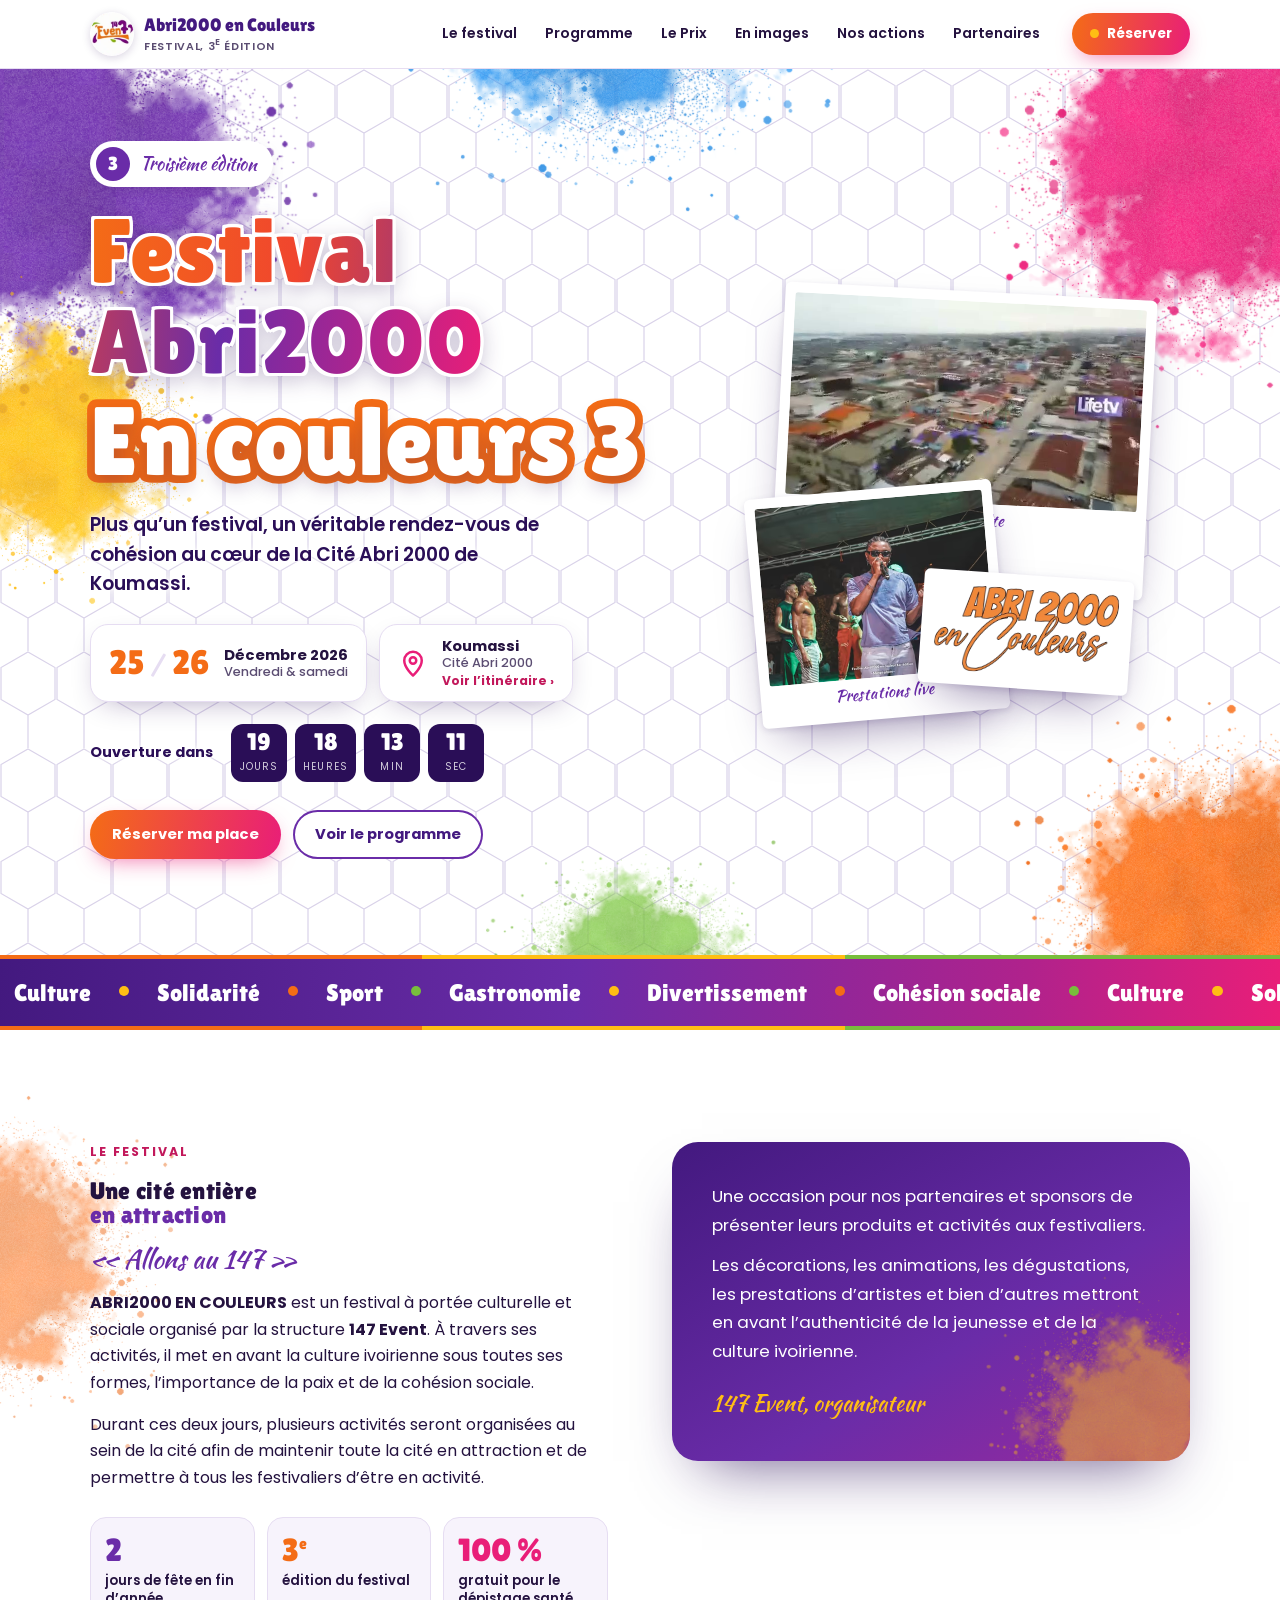
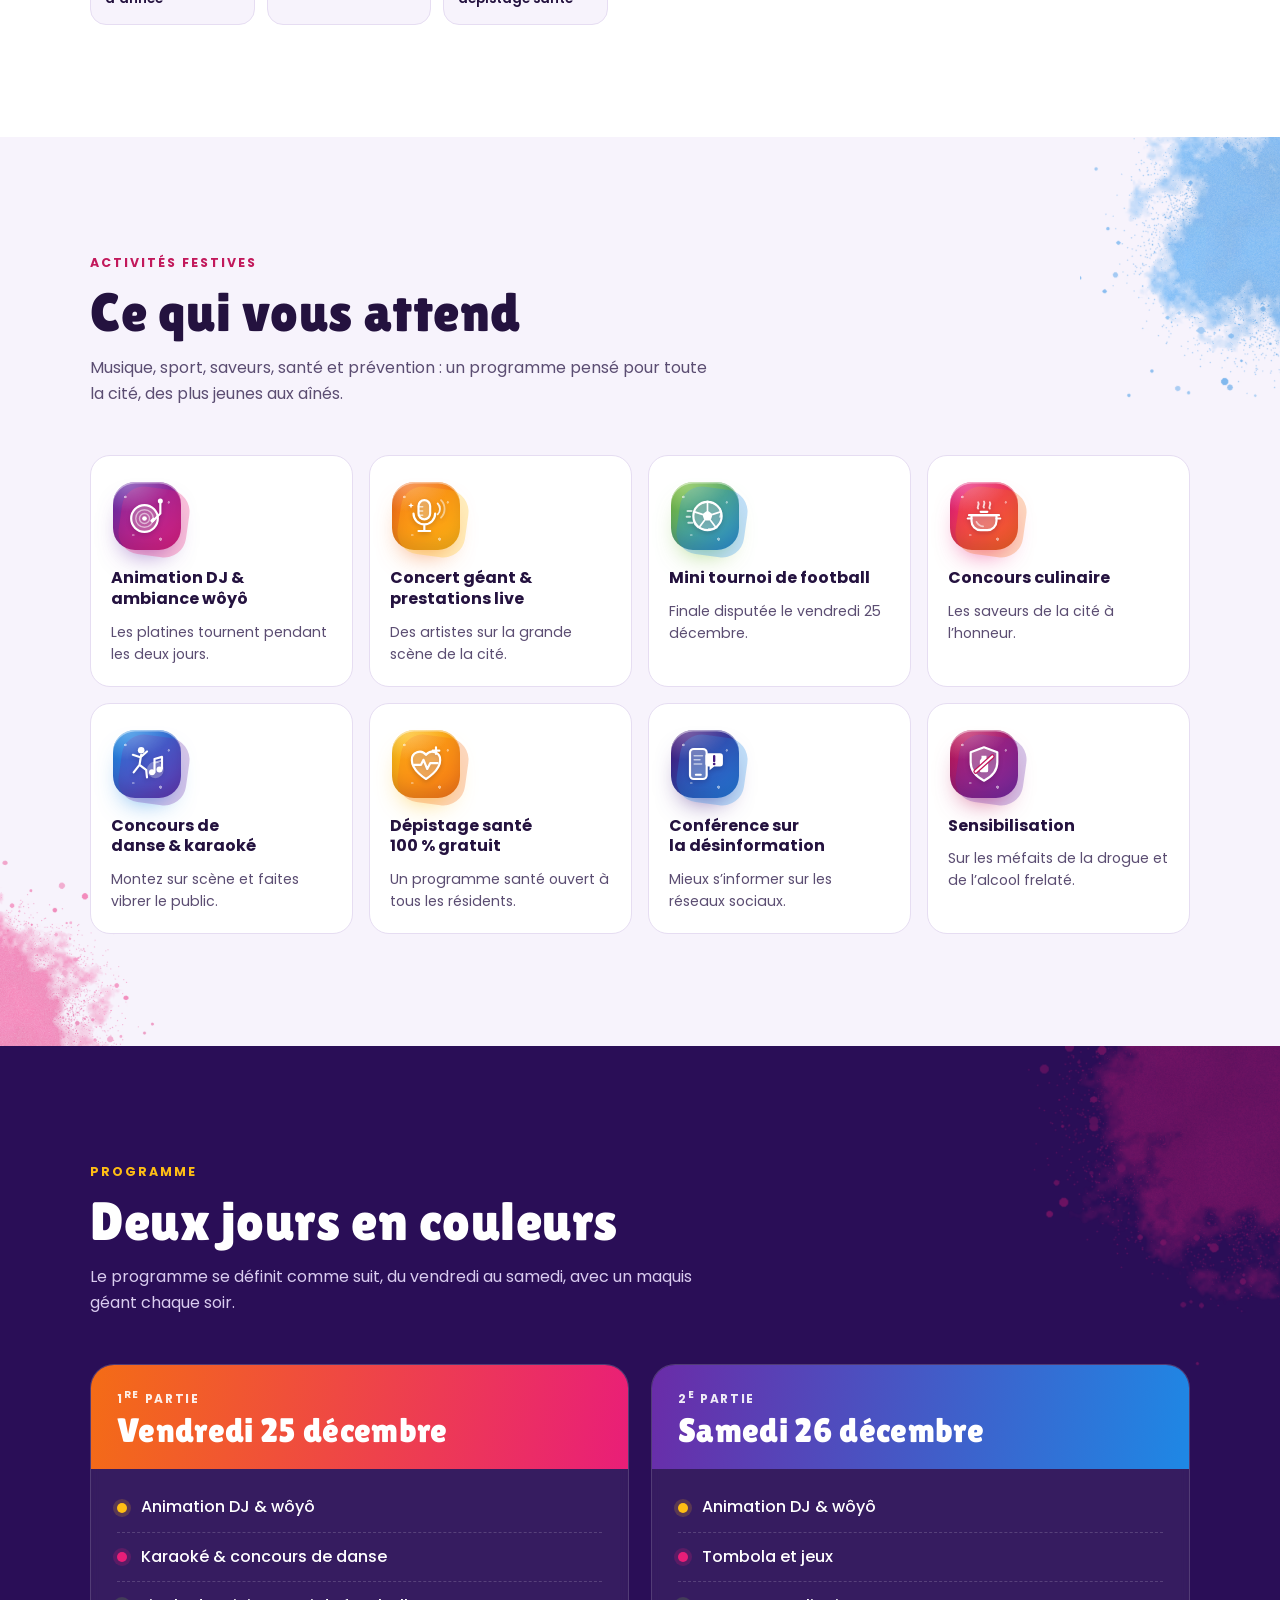
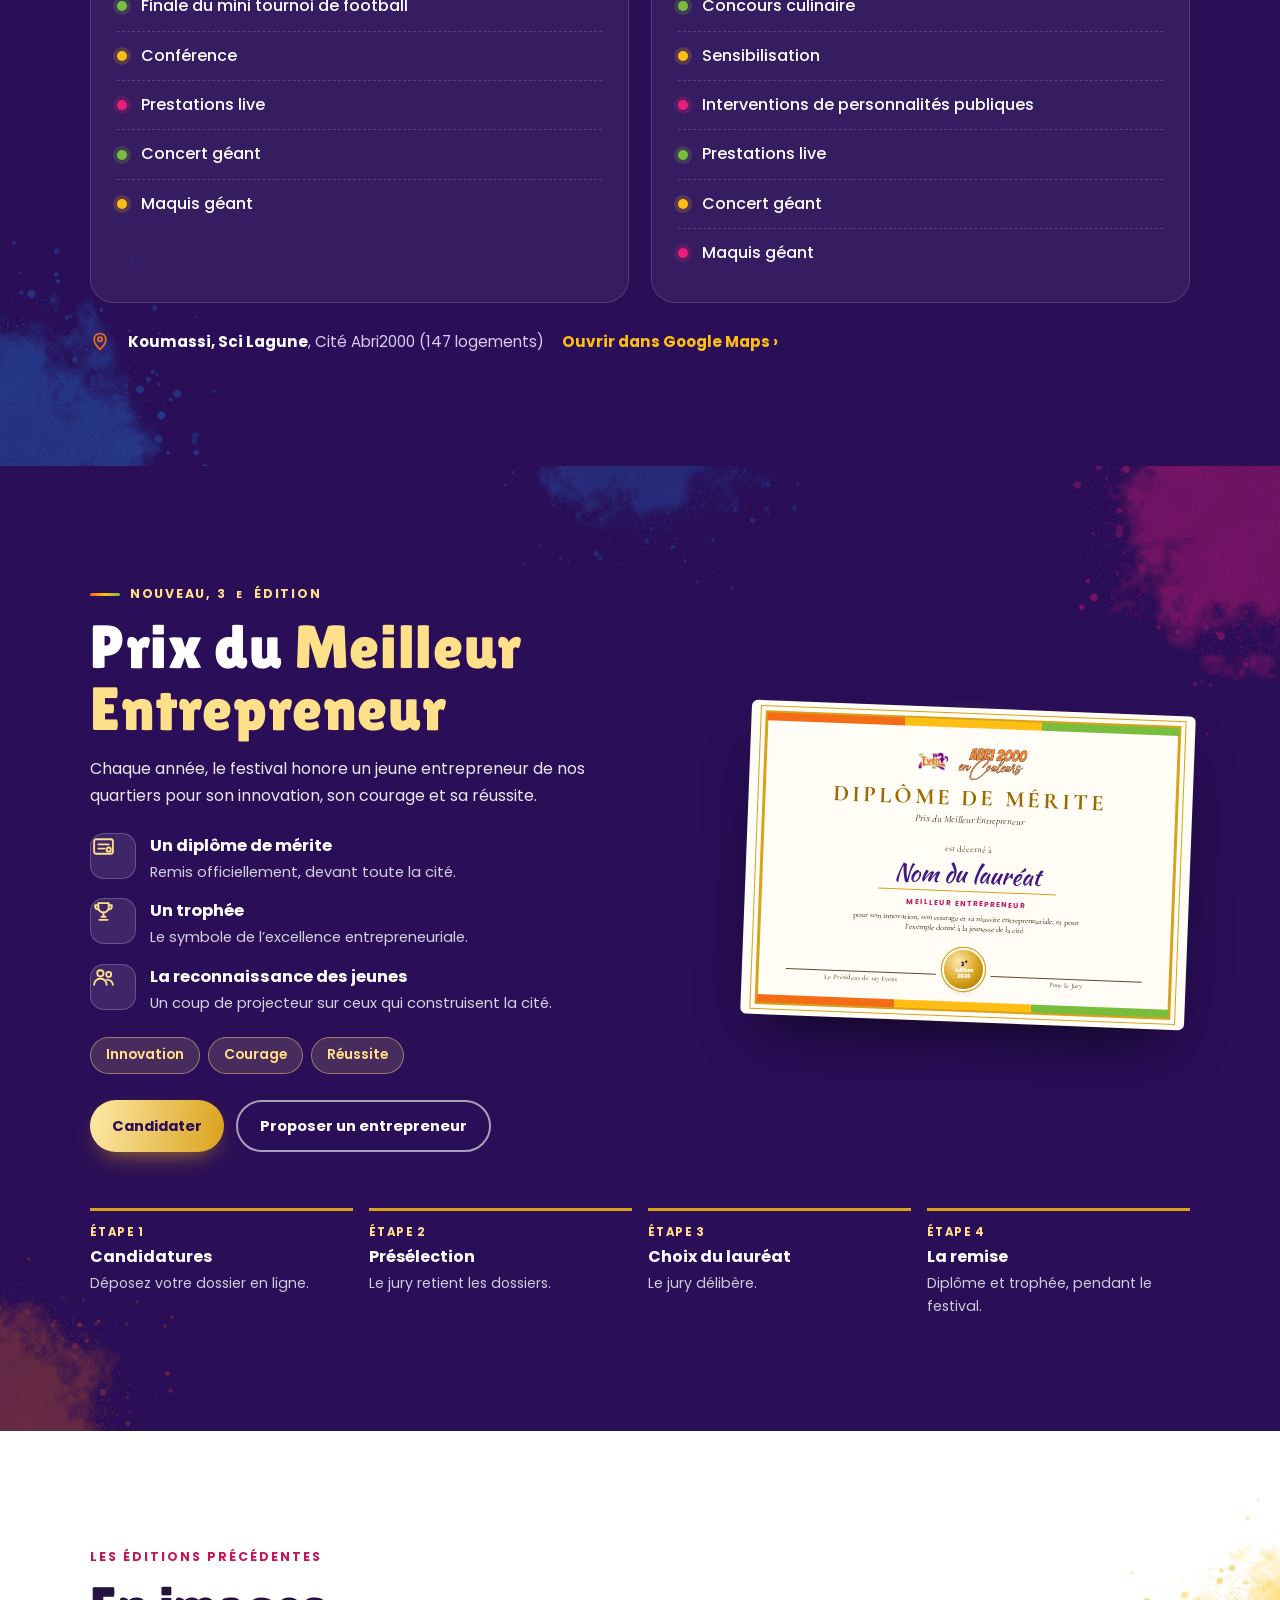
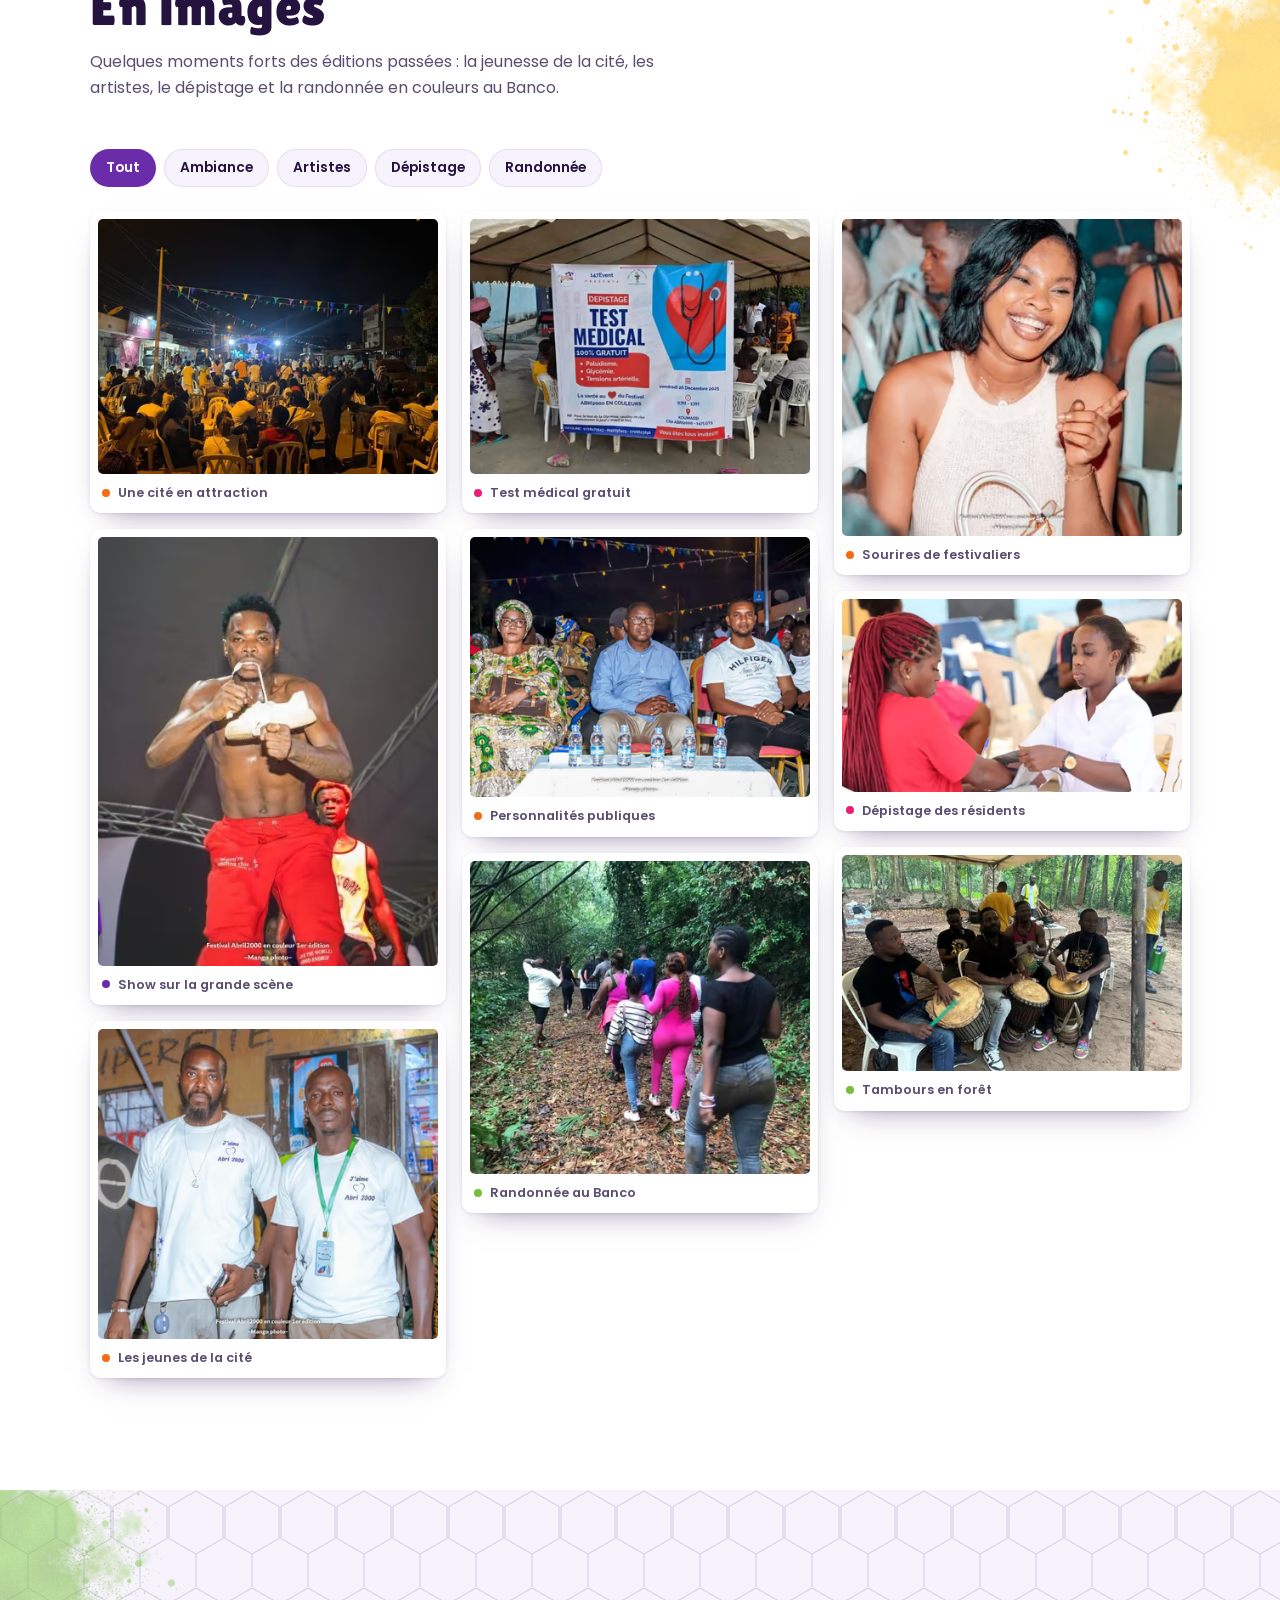
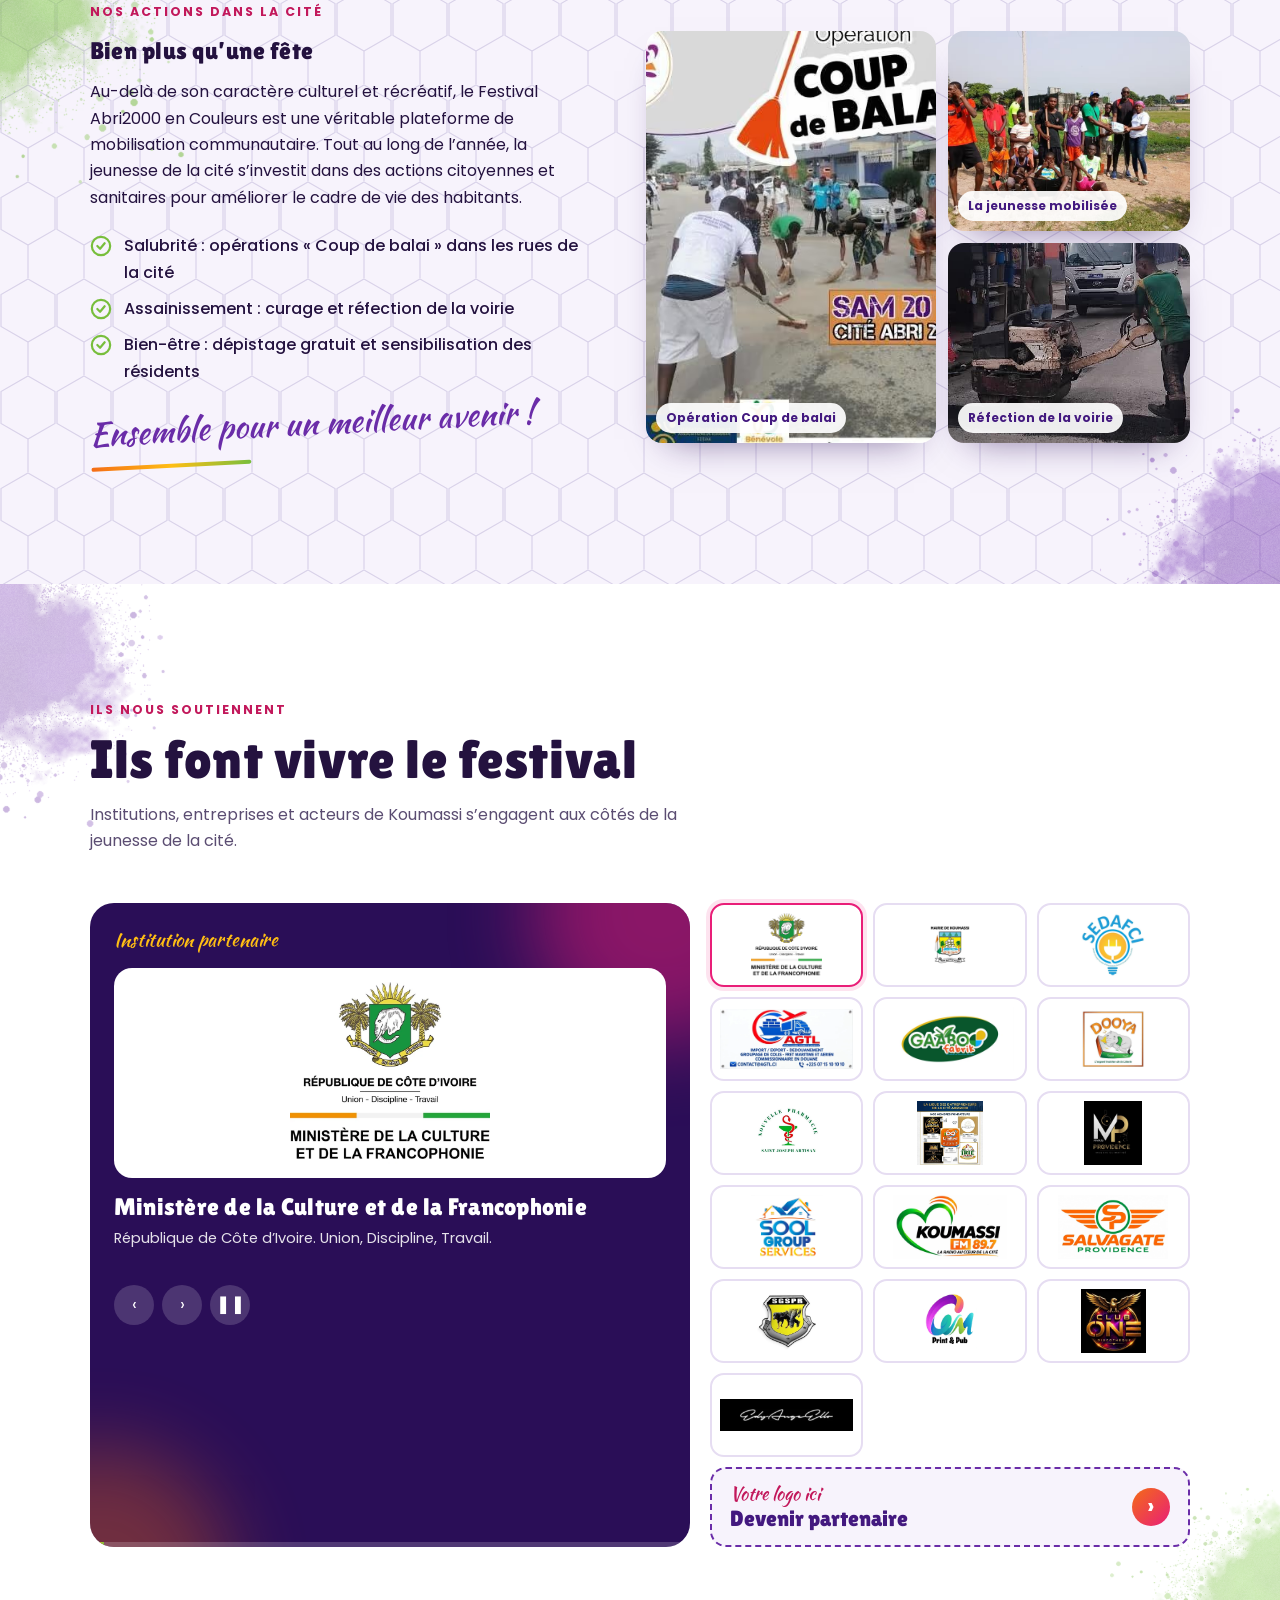
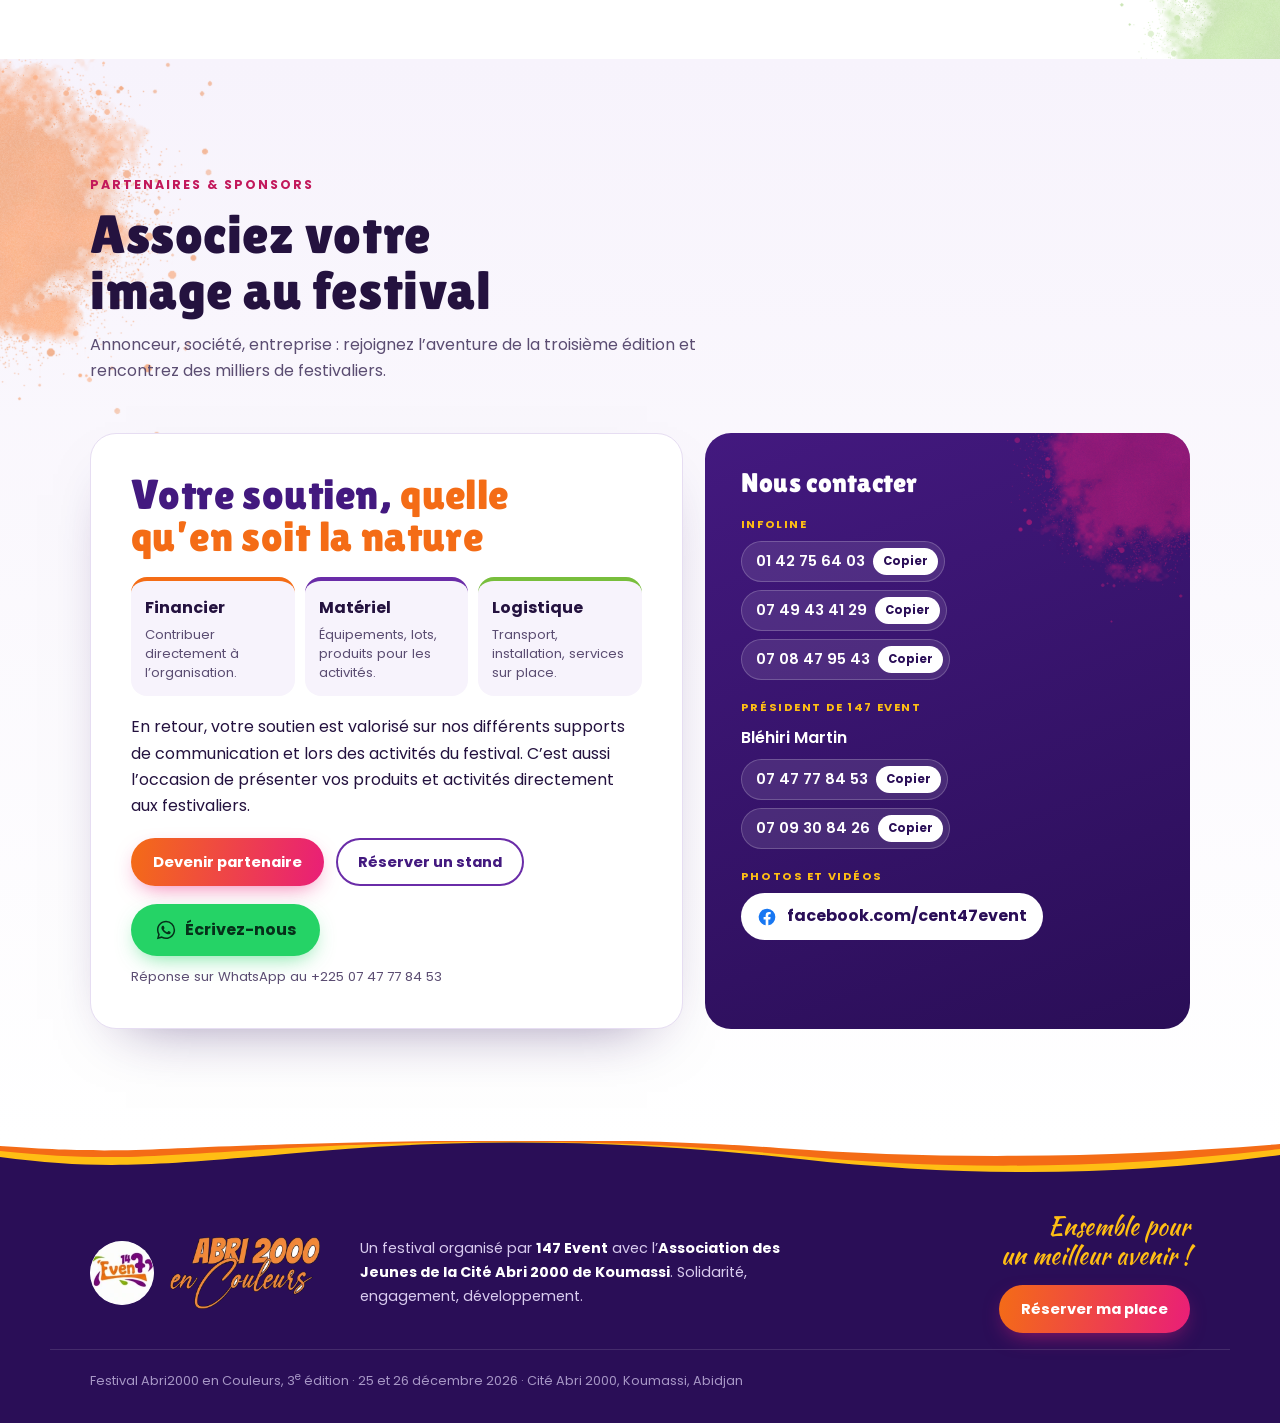
<file: index.html>
<!doctype html>
<html lang="fr">
<head>
<meta charset="utf-8">
<meta name="viewport" content="width=device-width, initial-scale=1, viewport-fit=cover">
<title>Festival Abri2000 en Couleurs 3 | 25 et 26 décembre 2026, Koumassi</title>
<meta name="description" content="Festival Abri2000 en Couleurs, 3e édition : les 25 et 26 décembre 2026 à la Cité Abri 2000 de Koumassi. Concerts, DJ, football, concours culinaire, dépistage gratuit. Organisé par 147 Event.">
<meta name="theme-color" content="#2A0E57">
<link rel="canonical" href="https://abri2000encouleurs.org/">
<link rel="icon" href="favicon.ico" sizes="any">
<link rel="icon" type="image/png" sizes="32x32" href="favicon-32.png">
<link rel="apple-touch-icon" href="apple-touch-icon.png">
<meta property="og:type" content="website">
<meta property="og:locale" content="fr_FR">
<meta property="og:site_name" content="Festival Abri2000 en Couleurs">
<meta property="og:url" content="https://abri2000encouleurs.org/">
<meta property="og:title" content="Festival Abri2000 en Couleurs 3">
<meta property="og:description" content="25 et 26 décembre 2026, Cité Abri 2000, Koumassi. Plus qu’un festival, un véritable rendez-vous de cohésion.">
<meta property="og:image" content="https://abri2000encouleurs.org/og-image.jpg">
<meta property="og:image:width" content="1200">
<meta property="og:image:height" content="630">
<meta property="og:image:alt" content="Festival Abri2000 en Couleurs 3, les 25 et 26 décembre 2026 à Koumassi">
<meta name="twitter:card" content="summary_large_image">
<meta name="twitter:image" content="https://abri2000encouleurs.org/og-image.jpg">
<link rel="preload" as="image" href="assets/img/poudre-violet.avif" type="image/avif" fetchpriority="high">
<link rel="preload" href="assets/fonts/lilita-one-latin.woff2" as="font" type="font/woff2" crossorigin>
<script type="application/ld+json">
{
  "@context": "https://schema.org",
  "@type": "Event",
  "name": "Festival Abri2000 en Couleurs 3",
  "description": "Troisième édition du festival culturel et social de la Cité Abri 2000 de Koumassi : animation DJ, concert géant, mini tournoi de football, concours culinaire, dépistage santé gratuit, sensibilisation.",
  "startDate": "2026-12-25T00:00:00+00:00",
  "endDate": "2026-12-26T23:59:00+00:00",
  "eventStatus": "https://schema.org/EventScheduled",
  "eventAttendanceMode": "https://schema.org/OfflineEventAttendanceMode",
  "inLanguage": "fr",
  "url": "https://abri2000encouleurs.org/",
  "image": ["https://abri2000encouleurs.org/og-image.jpg", "https://abri2000encouleurs.org/assets/img/hero-foule.jpg"],
  "location": {
    "@type": "Place",
    "name": "Cité Abri 2000 (147 logements)",
    "hasMap": "https://maps.app.goo.gl/ezuLBU18LiKTqTJx5?g_st=atm",
    "address": {
      "@type": "PostalAddress",
      "streetAddress": "Sci Lagune, Cité Abri2000 (147 logements)",
      "addressLocality": "Koumassi, Abidjan",
      "addressCountry": "CI"
    }
  },
  "organizer": [
    {"@type": "Organization", "name": "147 Event", "url": "https://facebook.com/cent47event", "telephone": "+2250747778453"},
    {"@type": "Organization", "name": "Association des Jeunes de la Cité Abri 2000 de Koumassi"}
  ]
}
</script>
<link rel="stylesheet" href="assets/css/style.css?v=20261107">
</head>
<body>
<nav class="nav" aria-label="Navigation principale">
  <div class="enveloppe">
    <a class="marque" href="#accueil">
      <img src="assets/img/logo-147event-128.webp" alt="Logo 147 Event" width="44" height="44">
      <span>Abri2000 en Couleurs<small>Festival, 3<sup>e</sup> édition</small></span>
    </a>
    <div class="liens">
      <a href="#festival">Le festival</a>
      <a href="#programme">Programme</a>
      <a href="#prix">Le Prix</a>
      <a href="#images">En images</a>
      <a href="#actions">Nos actions</a>
      <a href="#soutiens">Partenaires</a>
    </div>
    <a class="bouton b-chaud b-reserver" href="#reserver" data-reserver><span class="point" aria-hidden="true"></span>Réserver</a>
    <button type="button" class="menu-burger" id="menu-burger" aria-label="Ouvrir le menu" aria-expanded="false" aria-controls="menu-mobile"><span></span><span></span><span></span></button>
  </div>
  <div class="menu-mobile" id="menu-mobile" hidden>
    <a href="#festival">Le festival</a>
    <a href="#programme">Programme</a>
      <a href="#prix">Le Prix</a>
    <a href="#images">En images</a>
    <a href="#actions">Nos actions</a>
    <a href="#soutiens">Partenaires</a>
  </div>
</nav>

<main>
<!-- ================= OUVERTURE ================= -->
<header class="ouverture hex" id="accueil">
  <div class="poudre p-violet" style="--t:560px;left:-220px;top:-180px"></div>
  <div class="poudre p-jaune" style="--t:340px;left:-120px;top:200px"></div>
  <div class="poudre p-bleu" style="--t:460px;left:30%;top:-300px;--o:.85"></div>
  <div class="poudre p-rose" style="--t:520px;right:-200px;top:-160px"></div>
  <div class="poudre p-orange" style="--t:480px;right:-200px;bottom:-200px"></div>
  <div class="poudre p-vert" style="--t:300px;left:38%;bottom:-170px;--o:.8"></div>

  <div class="enveloppe">
    <div class="gauche">
      <div class="edition"><b>3</b><span>Troisième édition</span></div>
      <h1>
        <span class="l1"><span class="degrade">Festival Abri2000</span></span>
        <span class="l2">En couleurs&nbsp;3</span>
      </h1>
      <p class="accroche">Plus qu’un festival, un véritable rendez-vous de cohésion au cœur de la Cité Abri 2000 de Koumassi.</p>
      <div class="quand">
        <div class="carte-date">
          <div class="jours">25<i>/</i>26</div>
          <div class="mois">Décembre 2026<small>Vendredi &amp; samedi</small></div>
        </div>
        <a class="carte-date carte-lieu" href="https://maps.app.goo.gl/ezuLBU18LiKTqTJx5?g_st=atm" target="_blank" rel="noopener" aria-label="Koumassi, Cité Abri 2000, voir l’itinéraire sur Google Maps">
          <svg aria-hidden="true" viewBox="0 0 24 24" width="30" height="30" fill="none" stroke="#E91E78" stroke-width="2" stroke-linecap="round" stroke-linejoin="round"><path d="M12 22s7-6.2 7-12a7 7 0 1 0-14 0c0 5.8 7 12 7 12z"/><circle cx="12" cy="10" r="2.6"/></svg>
          <div class="mois">Koumassi<small>Cité Abri 2000</small><span class="itineraire">Voir l’itinéraire ›</span></div>
        </a>
      </div>
      <div class="rebours" id="rebours" aria-live="polite">
        <span>Ouverture dans</span>
        <ol>
          <li><b data-u="j">0</b><span>jours</span></li>
          <li><b data-u="h">0</b><span>heures</span></li>
          <li><b data-u="m">0</b><span>min</span></li>
          <li><b data-u="s">0</b><span>sec</span></li>
        </ol>
      </div>
      <div class="actions-ouverture">
        <a class="bouton b-chaud" href="#reserver" data-reserver>Réserver ma place</a>
        <a class="bouton b-clair" href="#programme">Voir le programme</a>
      </div>
    </div>

    <div class="tirages" aria-hidden="false">
      <figure class="tirage t1">
        <video class="video-tirage" src="assets/video/festival-ambiance.mp4" poster="assets/video/festival-ambiance-poster.jpg" width="626" height="360" autoplay muted loop playsinline preload="auto" disablepictureinpicture aria-label="La Cité Abri 2000 de Koumassi en images"></video>
        <figcaption>La cité en fête</figcaption>
      </figure>
      <figure class="tirage t2">
        <picture><source type="image/avif" srcset="assets/img/artiste-scene-400.avif 400w, assets/img/artiste-scene-800.avif 800w, assets/img/artiste-scene-1080.avif 1080w" sizes="(max-width: 480px) 60vw, 320px"><source type="image/webp" srcset="assets/img/artiste-scene-400.webp 400w, assets/img/artiste-scene-800.webp 800w, assets/img/artiste-scene-1080.webp 1080w" sizes="(max-width: 480px) 60vw, 320px"><img decoding="async" src="assets/img/artiste-scene.jpg" alt="Un artiste en prestation live sur la scène du festival" width="1080" height="810" loading="lazy"></picture>
        <figcaption>Prestations live</figcaption>
      </figure>
      <figure class="tirage t3">
        <img src="assets/img/logo-abri2000-480.webp" alt="Logo Abri 2000 en Couleurs" width="480" height="228" loading="lazy" decoding="async">
      </figure>
    </div>
  </div>
</header>

<div class="bandeau" aria-label="Les valeurs du festival">
  <div class="piste">
    <p><span>Culture</span><span>Solidarité</span><span>Sport</span><span>Gastronomie</span><span>Divertissement</span><span>Cohésion sociale</span></p>
    <p aria-hidden="true"><span>Culture</span><span>Solidarité</span><span>Sport</span><span>Gastronomie</span><span>Divertissement</span><span>Cohésion sociale</span></p>
  </div>
</div>

<!-- ================= LE FESTIVAL ================= -->
<section class="bloc festival" id="festival">
  <div class="poudre p-orange" style="--t:380px;left:-200px;top:40px;--o:.6"></div>
  <div class="enveloppe">
    <div class="texte">
      <span class="surtitre">Le festival</span>
      <h2>Une cité entière<br><span style="color:var(--violet)">en attraction</span></h2>
      <p class="nom-evenement">« Allons au 147 »</p>
      <p><strong>ABRI2000 EN COULEURS</strong> est un festival à portée culturelle et sociale organisé par la structure <strong>147 Event</strong>. À travers ses activités, il met en avant la culture ivoirienne sous toutes ses formes, l’importance de la paix et de la cohésion sociale.</p>
      <p>Durant ces deux jours, plusieurs activités seront organisées au sein de la cité afin de maintenir toute la cité en attraction et de permettre à tous les festivaliers d’être en activité.</p>
      <div class="reperes">
        <div class="repere"><b>2</b><span>jours de fête en fin d’année</span></div>
        <div class="repere"><b>3<sup style="font-size:.5em">e</sup></b><span>édition du festival</span></div>
        <div class="repere"><b>100&nbsp;%</b><span>gratuit pour le dépistage santé</span></div>
      </div>
    </div>
    <aside class="citation">
      <div class="poudre p-jaune"></div>
      <blockquote>
        <p>Une occasion pour nos partenaires et sponsors de présenter leurs produits et activités aux festivaliers.</p>
        <p>Les décorations, les animations, les dégustations, les prestations d’artistes et bien d’autres mettront en avant l’authenticité de la jeunesse et de la culture ivoirienne.</p>
      </blockquote>
      <cite>147 Event, organisateur</cite>
    </aside>
  </div>
</section>

<!-- ================= ACTIVITÉS ================= -->
<section class="bloc activites hex" id="activites">
  <div class="poudre p-bleu" style="--t:420px;right:-220px;top:-120px;--o:.55"></div>
  <div class="poudre p-rose" style="--t:360px;left:-200px;bottom:-160px;--o:.5"></div>
  <div class="enveloppe">
    <div class="entete">
      <span class="surtitre">Activités festives</span>
      <h2>Ce qui vous attend</h2>
      <p>Musique, sport, saveurs, santé et prévention : un programme pensé pour toute la cité, des plus jeunes aux aînés.</p>
    </div>
    <div class="grille-activites">
      <article class="activite"><div class="pastille" style="--c1:var(--violet);--c2:var(--rose)"><svg viewBox="0 0 48 48" aria-hidden="true"><circle cx="21" cy="27" r="16" fill="#fff" fill-opacity=".28"/><circle cx="21" cy="27" r="16" fill="none" stroke="#fff" stroke-width="2.6" stroke-linecap="round" stroke-linejoin="round"/><circle cx="21" cy="27" r="10.5" fill="none" stroke="#fff" stroke-opacity=".55" stroke-width="1.6"/><circle cx="21" cy="27" r="6" fill="none" stroke="#fff" stroke-opacity=".55" stroke-width="1.6"/><circle cx="21" cy="27" r="2.8" fill="#fff"/><path d="M40 6v15l-9 9" fill="none" stroke="#fff" stroke-width="2.6" stroke-linecap="round" stroke-linejoin="round"/><circle cx="40" cy="6" r="3" fill="#fff"/><rect x="28" y="27" width="6" height="4" rx="1.2" transform="rotate(-45 31 29)" fill="#fff"/></svg></div><h3>Animation DJ &amp; ambiance wôyô</h3><p>Les platines tournent pendant les deux jours.</p></article>
      <article class="activite"><div class="pastille" style="--c1:var(--orange);--c2:var(--jaune)"><svg viewBox="0 0 48 48" aria-hidden="true"><rect x="15" y="5" width="14" height="23" rx="7" fill="#fff" fill-opacity=".28"/><rect x="15" y="5" width="14" height="23" rx="7" fill="none" stroke="#fff" stroke-width="2.6" stroke-linecap="round" stroke-linejoin="round"/><path d="M15 13h5M15 18h5M15 23h5" stroke="#fff" stroke-opacity=".7" stroke-width="1.8" stroke-linecap="round"/><path d="M9 21a13 13 0 0 0 26 0M22 34v8M15 42h14" fill="none" stroke="#fff" stroke-width="2.6" stroke-linecap="round" stroke-linejoin="round"/><path d="M38 9a9 9 0 0 1 0 13" fill="none" stroke="#fff" stroke-width="2.2" stroke-linecap="round" stroke-opacity=".85"/><path d="M42 5a15 15 0 0 1 0 21" fill="none" stroke="#fff" stroke-width="2.2" stroke-linecap="round" stroke-opacity=".5"/><path d="M6 8l1 2.4 2.4 1-2.4 1L6 15l-1-2.6-2.4-1 2.4-1z" fill="#fff"/></svg></div><h3>Concert géant &amp; prestations live</h3><p>Des artistes sur la grande scène de la cité.</p></article>
      <article class="activite"><div class="pastille" style="--c1:var(--vert);--c2:var(--bleu)"><svg viewBox="0 0 48 48" aria-hidden="true"><circle cx="27" cy="24" r="17" fill="#fff" fill-opacity=".28"/><path d="M27 17.5l6.2 4.5-2.4 7.3h-7.6l-2.4-7.3z" fill="#fff"/><path d="M27 17.5V7.6M33.2 22l9.3-3M30.8 29.3l5.8 8M23.2 29.3l-5.8 8M20.8 22l-9.3-3" fill="none" stroke="#fff" stroke-width="2" stroke-linecap="round"/><path d="M22 7.9l5-1.5 5 1.5M41.6 15l1.9 5-1.4 5.1M38.4 37.7l-4.8 2.3-5.2-.4M15.6 37.7l-3.7-3.8-1.6-4.9" fill="none" stroke="#fff" stroke-width="2" stroke-linecap="round" stroke-opacity=".8"/><circle cx="27" cy="24" r="17" fill="none" stroke="#fff" stroke-width="2.6" stroke-linecap="round" stroke-linejoin="round"/><path d="M3 18h5M2 25h4M4 32h5" stroke="#fff" stroke-width="2.4" stroke-linecap="round" stroke-opacity=".7"/></svg></div><h3>Mini tournoi de football</h3><p>Finale disputée le vendredi 25 décembre.</p></article>
      <article class="activite"><div class="pastille" style="--c1:var(--rose);--c2:var(--orange)"><svg viewBox="0 0 48 48" aria-hidden="true"><path d="M9 23h30v7a11 11 0 0 1-11 11h-8A11 11 0 0 1 9 30z" fill="#fff" fill-opacity=".28"/><path d="M9 23h30v7a11 11 0 0 1-11 11h-8A11 11 0 0 1 9 30z" fill="none" stroke="#fff" stroke-width="2.6" stroke-linecap="round" stroke-linejoin="round"/><path d="M6 23h36M9 27H4.5M39 27h4.5M20 19h8" fill="none" stroke="#fff" stroke-width="2.6" stroke-linecap="round" stroke-linejoin="round"/><path d="M17 15c-2.2-2.2 2.2-4.2 0-7.4M24 14c-2.2-2.2 2.2-4.2 0-7.4M31 15c-2.2-2.2 2.2-4.2 0-7.4" fill="none" stroke="#fff" stroke-width="2.2" stroke-linecap="round" stroke-opacity=".8"/><path d="M15 31c1.5 3 4 5 8 5.5" fill="none" stroke="#fff" stroke-opacity=".6" stroke-width="2" stroke-linecap="round"/></svg></div><h3>Concours culinaire</h3><p>Les saveurs de la cité à l’honneur.</p></article>
      <article class="activite"><div class="pastille" style="--c1:var(--bleu);--c2:var(--violet)"><svg viewBox="0 0 48 48" aria-hidden="true"><circle cx="34" cy="31" r="10" fill="#fff" fill-opacity=".28"/><circle cx="17" cy="7.5" r="4" fill="#fff"/><path d="M17 13l-2 12-7 9M15 25l8 6 1 9M7 13l9 3 8-7" fill="none" stroke="#fff" stroke-width="2.6" stroke-linecap="round" stroke-linejoin="round"/><path d="M33 34V18l9-2.5v14" fill="none" stroke="#fff" stroke-width="2.6" stroke-linecap="round" stroke-linejoin="round"/><circle cx="30" cy="34" r="3.6" fill="#fff"/><circle cx="39" cy="30.5" r="3.6" fill="#fff"/><path d="M33 22.5l9-2.5" stroke="#fff" stroke-width="2.2" stroke-opacity=".6" stroke-linecap="round"/></svg></div><h3>Concours de danse &amp; karaoké</h3><p>Montez sur scène et faites vibrer le public.</p></article>
      <article class="activite"><div class="pastille" style="--c1:var(--jaune);--c2:var(--orange)"><svg viewBox="0 0 48 48" aria-hidden="true"><path d="M24 42S7 32 7 19.5A9.5 9.5 0 0 1 24 13a9.5 9.5 0 0 1 17 6.5C41 32 24 42 24 42z" fill="#fff" fill-opacity=".28"/><path d="M24 42S7 32 7 19.5A9.5 9.5 0 0 1 24 13a9.5 9.5 0 0 1 17 6.5C41 32 24 42 24 42z" fill="none" stroke="#fff" stroke-width="2.6" stroke-linecap="round" stroke-linejoin="round"/><path d="M10 25h8l3-6 4.5 11 3.5-7h9" fill="none" stroke="#fff" stroke-width="2.6" stroke-linecap="round" stroke-linejoin="round"/><path d="M36 4v8M32 8h8" stroke="#fff" stroke-width="2.6" stroke-linecap="round"/></svg></div><h3>Dépistage santé 100&nbsp;% gratuit</h3><p>Un programme santé ouvert à tous les résidents.</p></article>
      <article class="activite"><div class="pastille" style="--c1:var(--violet-profond);--c2:var(--bleu)"><svg viewBox="0 0 48 48" aria-hidden="true"><rect x="6" y="6" width="20" height="36" rx="4.5" fill="#fff" fill-opacity=".28"/><rect x="6" y="6" width="20" height="36" rx="4.5" fill="none" stroke="#fff" stroke-width="2.6" stroke-linecap="round" stroke-linejoin="round"/><path d="M13 37h6" stroke="#fff" stroke-width="2.4" stroke-linecap="round"/><path d="M11 14h10M11 19h7M11 24h9" stroke="#fff" stroke-opacity=".6" stroke-width="1.8" stroke-linecap="round"/><path d="M28 11h14a3.5 3.5 0 0 1 3.5 3.5v9A3.5 3.5 0 0 1 42 27h-7l-5.5 4.5V27H28a3.5 3.5 0 0 1-3.5-3.5v-9A3.5 3.5 0 0 1 28 11z" fill="#fff"/><path d="M35 14.5v6" style="stroke:var(--c1)" stroke-width="2.8" stroke-linecap="round"/><circle cx="35" cy="24" r="1.6" style="fill:var(--c1)"/></svg></div><h3>Conférence sur la désinformation</h3><p>Mieux s’informer sur les réseaux sociaux.</p></article>
      <article class="activite"><div class="pastille" style="--c1:#C2185B;--c2:var(--violet)"><svg viewBox="0 0 48 48" aria-hidden="true"><path d="M24 4l16 6v12c0 10.5-7 17.5-16 22-9-4.5-16-11.5-16-22V10z" fill="#fff" fill-opacity=".28"/><path d="M24 4l16 6v12c0 10.5-7 17.5-16 22-9-4.5-16-11.5-16-22V10z" fill="none" stroke="#fff" stroke-width="2.6" stroke-linecap="round" stroke-linejoin="round"/><path d="M21 14h6v3l2 3v12a2 2 0 0 1-2 2h-6a2 2 0 0 1-2-2V20l2-3z" fill="#fff"/><path d="M14 33L34 15" stroke="#fff" stroke-width="5.5" stroke-linecap="round" style="stroke:var(--c1)"/><path d="M14 33L34 15" stroke="#fff" stroke-width="2.6" stroke-linecap="round"/></svg></div><h3>Sensibilisation</h3><p>Sur les méfaits de la drogue et de l’alcool frelaté.</p></article>
    </div>
    <div class="glisse" aria-hidden="true"><div class="glisse-piste"><i></i></div><span>Faites glisser</span></div>
  </div>
</section>

<!-- ================= PROGRAMME ================= -->
<section class="bloc programme" id="programme">
  <div class="poudre p-rose" style="--t:520px;right:-240px;top:-200px;--o:.35"></div>
  <div class="poudre p-bleu" style="--t:460px;left:-240px;bottom:-220px;--o:.35"></div>
  <div class="enveloppe">
    <div class="entete">
      <span class="surtitre">Programme</span>
      <h2>Deux jours en couleurs</h2>
      <p>Le programme se définit comme suit, du vendredi au samedi, avec un maquis géant chaque soir.</p>
    </div>
    <div class="jours">
      <article class="jour">
        <header><small>1<sup>re</sup> partie</small><h3>Vendredi 25 décembre</h3></header>
        <ul>
          <li>Animation DJ &amp; wôyô</li>
          <li>Karaoké &amp; concours de danse</li>
          <li>Finale du mini tournoi de football</li>
          <li>Conférence</li>
          <li>Prestations live</li>
          <li>Concert géant</li>
          <li>Maquis géant</li>
        </ul>
      </article>
      <article class="jour">
        <header><small>2<sup>e</sup> partie</small><h3>Samedi 26 décembre</h3></header>
        <ul>
          <li>Animation DJ &amp; wôyô</li>
          <li>Tombola et jeux</li>
          <li>Concours culinaire</li>
          <li>Sensibilisation</li>
          <li>Interventions de personnalités publiques</li>
          <li>Prestations live</li>
          <li>Concert géant</li>
          <li>Maquis géant</li>
        </ul>
      </article>
    </div>
    <p class="lieu">
      <svg aria-hidden="true" viewBox="0 0 24 24" fill="none" stroke="currentColor" stroke-width="2" stroke-linecap="round" stroke-linejoin="round"><path d="M12 22s7-6.2 7-12a7 7 0 1 0-14 0c0 5.8 7 12 7 12z"/><circle cx="12" cy="10" r="2.6"/></svg>
      <span><b>Koumassi, Sci Lagune</b>, Cité Abri2000 (147 logements)</span> <a class="lien-carte" href="https://maps.app.goo.gl/ezuLBU18LiKTqTJx5?g_st=atm" target="_blank" rel="noopener">Ouvrir dans Google Maps ›</a>
    </p>
  </div>
</section>

<!-- ================= PRIX DU MEILLEUR ENTREPRENEUR ================= -->
<section class="bloc px" id="prix" aria-labelledby="px-titre">
  <div class="poudre p-rose" style="--t:440px;right:-200px;top:-170px;--o:.4"></div>
  <div class="poudre p-orange" style="--t:380px;left:-200px;bottom:-180px;--o:.32"></div>
  <div class="poudre p-bleu" style="--t:320px;left:38%;top:-190px;--o:.25"></div>
  <div class="enveloppe">
    <div class="px-grille">
      <div class="px-texte">
        <span class="px-nouveau">Nouveau, 3<sup>e</sup> édition</span>
        <h2 id="px-titre">Prix du <em>Meilleur Entrepreneur</em></h2>
        <p class="px-accroche">Chaque année, le festival honore un jeune entrepreneur de nos quartiers pour son innovation, son courage et sa réussite.</p>
        <ul class="px-piliers">
          <li><span class="px-ic"><svg viewBox="0 0 24 24" fill="none" stroke="#FFE08A" stroke-width="1.8" stroke-linecap="round" stroke-linejoin="round" aria-hidden="true"><rect x="3" y="5" width="18" height="14" rx="2"/><path d="M7 10h10M7 14h6"/><circle cx="17" cy="15" r="2"/></svg></span><div><b>Un diplôme de mérite</b><span>Remis officiellement, devant toute la cité.</span></div></li>
          <li><span class="px-ic"><svg viewBox="0 0 24 24" fill="none" stroke="#FFE08A" stroke-width="1.8" stroke-linecap="round" stroke-linejoin="round" aria-hidden="true"><path d="M7 4h10v4a5 5 0 0 1-10 0z"/><path d="M7 6H4v1a3 3 0 0 0 3 3M17 6h3v1a3 3 0 0 1-3 3M12 13v4M8 20h8M10 17h4"/></svg></span><div><b>Un trophée</b><span>Le symbole de l’excellence entrepreneuriale.</span></div></li>
          <li><span class="px-ic"><svg viewBox="0 0 24 24" fill="none" stroke="#FFE08A" stroke-width="1.8" stroke-linecap="round" stroke-linejoin="round" aria-hidden="true"><circle cx="9" cy="8" r="3"/><circle cx="17" cy="9" r="2.4"/><path d="M3 19c0-3.3 2.7-6 6-6s6 2.7 6 6M15 14c3 0 6 2 6 5"/></svg></span><div><b>La reconnaissance des jeunes</b><span>Un coup de projecteur sur ceux qui construisent la cité.</span></div></li>
        </ul>
        <ul class="px-criteres" aria-label="Critères du prix"><li>Innovation</li><li>Courage</li><li>Réussite</li></ul>
        <div class="px-cta">
          <a class="bouton px-b-or" href="#reserver" data-reserver="candidature">Candidater</a>
          <a class="bouton px-b-contour" href="#reserver" data-reserver="candidature-autre">Proposer un entrepreneur</a>
        </div>
      </div>
      <div class="px-troph"><div class="px-halo" aria-hidden="true"></div>
        <div class="px-dip" role="img" aria-label="Aperçu du diplôme de mérite du Prix du Meilleur Entrepreneur, avec les logos de 147 Event et du festival">
          <div class="px-dip-bord"></div>
          <div class="px-dip-in">
            <div class="px-dip-logos"><img src="assets/img/logo-147event-128.webp" alt="" width="128" height="128"><img src="assets/img/logo-abri2000-480.webp" alt="" width="480" height="228"></div>
            <div><div class="px-dip-t">Diplôme de mérite</div><div class="px-dip-s">Prix du Meilleur Entrepreneur</div></div>
            <div class="px-dip-mid">
              <div class="px-dip-pre">est décerné à</div>
              <div class="px-dip-nom">Nom du lauréat</div>
              <div class="px-dip-cat">Meilleur Entrepreneur</div>
              <div class="px-dip-txt">pour son innovation, son courage et sa réussite entrepreneuriale, et pour l’exemple donné à la jeunesse de la cité.</div>
            </div>
            <div class="px-dip-pied">
              <div class="px-signe"><i></i>Le Président de 147 Event</div>
              <div class="px-sceau"><div><span>3<sup>e</sup></span>édition<br>2026</div></div>
              <div class="px-signe"><i></i>Pour le Jury</div>
            </div>
          </div>
        </div>
      </div>
    </div>
    <ol class="px-etapes" aria-label="Déroulé du prix">
      <li><small>Étape 1</small><b>Candidatures</b><span>Déposez votre dossier en ligne.</span></li>
      <li><small>Étape 2</small><b>Présélection</b><span>Le jury retient les dossiers.</span></li>
      <li><small>Étape 3</small><b>Choix du lauréat</b><span>Le jury délibère.</span></li>
      <li><small>Étape 4</small><b>La remise</b><span>Diplôme et trophée, pendant le festival.</span></li>
    </ol>
  </div>
</section>

<!-- ================= EN IMAGES ================= -->
<section class="bloc galerie" id="images">
  <div class="poudre p-jaune" style="--t:380px;right:-200px;top:60px;--o:.55"></div>
  <div class="enveloppe">
    <div class="entete">
      <span class="surtitre">Les éditions précédentes</span>
      <h2>En images</h2>
      <p>Quelques moments forts des éditions passées : la jeunesse de la cité, les artistes, le dépistage et la randonnée en couleurs au Banco.</p>
    </div>
    <div class="filtres" role="group" aria-label="Filtrer les photos">
      <button type="button" data-f="tout" aria-pressed="true">Tout</button>
      <button type="button" data-f="ambiance" aria-pressed="false">Ambiance</button>
      <button type="button" data-f="artistes" aria-pressed="false">Artistes</button>
      <button type="button" data-f="sante" aria-pressed="false">Dépistage</button>
      <button type="button" data-f="randonnee" aria-pressed="false">Randonnée</button>
    </div>
    <div class="mur" id="mur">
      <figure data-c="ambiance" style="--c:var(--orange)"><button type="button"><picture><source type="image/avif" srcset="assets/img/ambiance-nuit-400.avif 400w, assets/img/ambiance-nuit-800.avif 800w, assets/img/ambiance-nuit-917.avif 917w" sizes="(max-width: 600px) 92vw, (max-width: 1000px) 46vw, 360px"><source type="image/webp" srcset="assets/img/ambiance-nuit-400.webp 400w, assets/img/ambiance-nuit-800.webp 800w, assets/img/ambiance-nuit-917.webp 917w" sizes="(max-width: 600px) 92vw, (max-width: 1000px) 46vw, 360px"><img decoding="async" src="assets/img/ambiance-nuit.jpg" alt="La place du festival remplie de festivaliers la nuit" width="917" height="688" loading="lazy"></picture></button><figcaption>Une cité en attraction</figcaption></figure>
      <figure data-c="artistes" style="--c:var(--violet)"><button type="button"><picture><source type="image/avif" srcset="assets/img/artiste-show-400.avif 400w" sizes="(max-width: 600px) 92vw, (max-width: 1000px) 46vw, 360px"><source type="image/webp" srcset="assets/img/artiste-show-400.webp 400w" sizes="(max-width: 600px) 92vw, (max-width: 1000px) 46vw, 360px"><img decoding="async" src="assets/img/artiste-show.jpg" alt="Un artiste en spectacle torse nu sur scène" width="400" height="504" loading="lazy"></picture></button><figcaption>Show sur la grande scène</figcaption></figure>
      <figure data-c="ambiance" style="--c:var(--orange)"><button type="button"><picture><source type="image/avif" srcset="assets/img/jeunes-organisateurs-400.avif 400w, assets/img/jeunes-organisateurs-800.avif 800w, assets/img/jeunes-organisateurs-931.avif 931w" sizes="(max-width: 600px) 92vw, (max-width: 1000px) 46vw, 360px"><source type="image/webp" srcset="assets/img/jeunes-organisateurs-400.webp 400w, assets/img/jeunes-organisateurs-800.webp 800w, assets/img/jeunes-organisateurs-931.webp 931w" sizes="(max-width: 600px) 92vw, (max-width: 1000px) 46vw, 360px"><img decoding="async" src="assets/img/jeunes-organisateurs.jpg" alt="Deux jeunes organisateurs en t-shirt « J’aime Abri 2000 »" width="931" height="850" loading="lazy"></picture></button><figcaption>Les jeunes de la cité</figcaption></figure>
      <figure data-c="sante" style="--c:var(--rose)"><button type="button"><picture><source type="image/avif" srcset="assets/img/depistage-stand-400.avif 400w, assets/img/depistage-stand-787.avif 787w" sizes="(max-width: 600px) 92vw, (max-width: 1000px) 46vw, 360px"><source type="image/webp" srcset="assets/img/depistage-stand-400.webp 400w, assets/img/depistage-stand-787.webp 787w" sizes="(max-width: 600px) 92vw, (max-width: 1000px) 46vw, 360px"><img decoding="async" src="assets/img/depistage-stand.jpg" alt="Le stand de test médical gratuit sous une tente" width="787" height="590" loading="lazy"></picture></button><figcaption>Test médical gratuit</figcaption></figure>
      <figure data-c="ambiance" style="--c:var(--orange)"><button type="button"><picture><source type="image/avif" srcset="assets/img/personnalites-400.avif 400w, assets/img/personnalites-800.avif 800w, assets/img/personnalites-1200.avif 1200w, assets/img/personnalites-1400.avif 1400w" sizes="(max-width: 600px) 92vw, (max-width: 1000px) 46vw, 360px"><source type="image/webp" srcset="assets/img/personnalites-400.webp 400w, assets/img/personnalites-800.webp 800w, assets/img/personnalites-1200.webp 1200w, assets/img/personnalites-1400.webp 1400w" sizes="(max-width: 600px) 92vw, (max-width: 1000px) 46vw, 360px"><img decoding="async" src="assets/img/personnalites.jpg" alt="Personnalités publiques assises au premier rang du festival" width="1400" height="1073" loading="lazy"></picture></button><figcaption>Personnalités publiques</figcaption></figure>
      <figure data-c="randonnee" style="--c:var(--vert)"><button type="button"><picture><source type="image/avif" srcset="assets/img/randonnee-banco-400.avif 400w, assets/img/randonnee-banco-731.avif 731w" sizes="(max-width: 600px) 92vw, (max-width: 1000px) 46vw, 360px"><source type="image/webp" srcset="assets/img/randonnee-banco-400.webp 400w, assets/img/randonnee-banco-731.webp 731w" sizes="(max-width: 600px) 92vw, (max-width: 1000px) 46vw, 360px"><img decoding="async" src="assets/img/randonnee-banco.jpg" alt="Les participants marchent sur un sentier en forêt du Banco" width="731" height="675" loading="lazy"></picture></button><figcaption>Randonnée au Banco</figcaption></figure>
      <figure data-c="ambiance" style="--c:var(--orange)"><button type="button"><picture><source type="image/avif" srcset="assets/img/festivaliere-400.avif 400w, assets/img/festivaliere-425.avif 425w" sizes="(max-width: 600px) 92vw, (max-width: 1000px) 46vw, 360px"><source type="image/webp" srcset="assets/img/festivaliere-400.webp 400w, assets/img/festivaliere-425.webp 425w" sizes="(max-width: 600px) 92vw, (max-width: 1000px) 46vw, 360px"><img decoding="async" src="assets/img/festivaliere.jpg" alt="Une festivalière souriante" width="425" height="396" loading="lazy"></picture></button><figcaption>Sourires de festivaliers</figcaption></figure>
      <figure data-c="sante" style="--c:var(--rose)"><button type="button"><picture><source type="image/avif" srcset="assets/img/depistage-soins-400.avif 400w, assets/img/depistage-soins-800.avif 800w, assets/img/depistage-soins-1080.avif 1080w" sizes="(max-width: 600px) 92vw, (max-width: 1000px) 46vw, 360px"><source type="image/webp" srcset="assets/img/depistage-soins-400.webp 400w, assets/img/depistage-soins-800.webp 800w, assets/img/depistage-soins-1080.webp 1080w" sizes="(max-width: 600px) 92vw, (max-width: 1000px) 46vw, 360px"><img decoding="async" src="assets/img/depistage-soins.jpg" alt="Une infirmière effectue un test auprès d’une résidente" width="1080" height="611" loading="lazy"></picture></button><figcaption>Dépistage des résidents</figcaption></figure>
      <figure data-c="randonnee" style="--c:var(--vert)"><button type="button"><picture><source type="image/avif" srcset="assets/img/randonnee-tambours-400.avif 400w, assets/img/randonnee-tambours-800.avif 800w, assets/img/randonnee-tambours-943.avif 943w" sizes="(max-width: 600px) 92vw, (max-width: 1000px) 46vw, 360px"><source type="image/webp" srcset="assets/img/randonnee-tambours-400.webp 400w, assets/img/randonnee-tambours-800.webp 800w, assets/img/randonnee-tambours-943.webp 943w" sizes="(max-width: 600px) 92vw, (max-width: 1000px) 46vw, 360px"><img decoding="async" src="assets/img/randonnee-tambours.jpg" alt="Des jeunes jouent du tambour en forêt" width="943" height="600" loading="lazy"></picture></button><figcaption>Tambours en forêt</figcaption></figure>
    </div>
    <div class="glisse" aria-hidden="true"><div class="glisse-piste"><i></i></div><span>Faites glisser</span></div>
  </div>
</section>

<!-- ================= ACTIONS CITOYENNES ================= -->
<section class="bloc citoyen hex" id="actions" style="background-color:var(--voile)">
  <div class="poudre p-vert" style="--t:420px;left:-220px;top:-120px;--o:.55"></div>
  <div class="poudre p-violet" style="--t:380px;right:-200px;bottom:-180px;--o:.45"></div>
  <div class="enveloppe">
    <div class="texte">
      <span class="surtitre">Nos actions dans la cité</span>
      <h2>Bien plus qu’une fête</h2>
      <p>Au-delà de son caractère culturel et récréatif, le Festival Abri2000 en Couleurs est une véritable plateforme de mobilisation communautaire. Tout au long de l’année, la jeunesse de la cité s’investit dans des actions citoyennes et sanitaires pour améliorer le cadre de vie des habitants.</p>
      <ul class="engagements">
        <li><svg aria-hidden="true" viewBox="0 0 24 24" fill="none" stroke="currentColor" stroke-width="2.4" stroke-linecap="round" stroke-linejoin="round"><circle cx="12" cy="12" r="10"/><path d="M8 12l3 3 5-6"/></svg>Salubrité : opérations « Coup de balai » dans les rues de la cité</li>
        <li><svg aria-hidden="true" viewBox="0 0 24 24" fill="none" stroke="currentColor" stroke-width="2.4" stroke-linecap="round" stroke-linejoin="round"><circle cx="12" cy="12" r="10"/><path d="M8 12l3 3 5-6"/></svg>Assainissement : curage et réfection de la voirie</li>
        <li><svg aria-hidden="true" viewBox="0 0 24 24" fill="none" stroke="currentColor" stroke-width="2.4" stroke-linecap="round" stroke-linejoin="round"><circle cx="12" cy="12" r="10"/><path d="M8 12l3 3 5-6"/></svg>Bien-être : dépistage gratuit et sensibilisation des résidents</li>
      </ul>
      <p class="devise">Ensemble pour un meilleur avenir !</p>
    </div>
    <div class="mosaique">
      <figure><picture><source type="image/avif" srcset="assets/img/coup-de-balai-400.avif 400w, assets/img/coup-de-balai-551.avif 551w" sizes="(max-width: 860px) 92vw, 560px"><source type="image/webp" srcset="assets/img/coup-de-balai-400.webp 400w, assets/img/coup-de-balai-551.webp 551w" sizes="(max-width: 860px) 92vw, 560px"><img decoding="async" src="assets/img/coup-de-balai.jpg" alt="Affiche de l’opération Coup de balai avec des jeunes qui nettoient la rue" width="551" height="513" loading="lazy"></picture><figcaption>Opération Coup de balai</figcaption></figure>
      <figure><picture><source type="image/avif" srcset="assets/img/actions-jeunes-400.avif 400w, assets/img/actions-jeunes-788.avif 788w" sizes="(max-width: 860px) 92vw, 560px"><source type="image/webp" srcset="assets/img/actions-jeunes-400.webp 400w, assets/img/actions-jeunes-788.webp 788w" sizes="(max-width: 860px) 92vw, 560px"><img decoding="async" src="assets/img/actions-jeunes.jpg" alt="Un groupe de jeunes de la cité réunis après une action" width="788" height="554" loading="lazy"></picture><figcaption>La jeunesse mobilisée</figcaption></figure>
      <figure><picture><source type="image/avif" srcset="assets/img/actions-voirie-400.avif 400w, assets/img/actions-voirie-575.avif 575w" sizes="(max-width: 860px) 92vw, 560px"><source type="image/webp" srcset="assets/img/actions-voirie-400.webp 400w, assets/img/actions-voirie-575.webp 575w" sizes="(max-width: 860px) 92vw, 560px"><img decoding="async" src="assets/img/actions-voirie.jpg" alt="Un agent étale du bitume pour réparer la chaussée" width="575" height="366" loading="lazy"></picture><figcaption>Réfection de la voirie</figcaption></figure>
    </div>
  </div>
</section>

<!-- ================= ILS NOUS SOUTIENNENT ================= -->
<section class="bloc pv" id="soutiens" aria-labelledby="pv-titre">
  <div class="poudre p-violet" style="--t:380px;left:-200px;top:-120px;--o:.35"></div>
  <div class="poudre p-vert" style="--t:360px;right:-190px;bottom:-150px;--o:.4"></div>
  <div class="enveloppe">
    <div class="entete">
      <span class="surtitre">Ils nous soutiennent</span>
      <h2 id="pv-titre">Ils font vivre le festival</h2>
      <p>Institutions, entreprises et acteurs de Koumassi s’engagent aux côtés de la jeunesse de la cité.</p>
    </div>
    <div class="pv-grille">
      <div class="pv-scene" id="pv-scene">
        <span class="pv-niveau" id="pv-niveau">Institution partenaire</span>
        <div class="pv-grand"><img id="pv-logo" src="assets/img/partenaires/culture.webp" alt="Logo Ministère de la Culture et de la Francophonie" width="640" height="581"></div>
        <div><h3 id="pv-nom">Ministère de la Culture et de la Francophonie</h3><p class="pv-desc" id="pv-desc">République de Côte d’Ivoire. Union, Discipline, Travail.</p></div>
        <div class="pv-commandes" hidden>
          <button type="button" id="pv-prec" aria-label="Partenaire précédent">‹</button>
          <button type="button" id="pv-suiv" aria-label="Partenaire suivant">›</button>
          <button type="button" id="pv-pause" aria-label="Mettre en pause">❚❚</button>
        </div>
        <div class="pv-avance" aria-hidden="true"><i id="pv-barre"></i></div>
      </div>
      <ul class="pv-liste" id="pv-liste">
        <li><button type="button" data-niveau="Institution partenaire" data-nom="Ministère de la Culture et de la Francophonie" data-desc="République de Côte d’Ivoire. Union, Discipline, Travail." data-w="640" data-h="581" aria-label="Ministère de la Culture et de la Francophonie" aria-current="true"><img src="assets/img/partenaires/culture.webp" alt="" width="640" height="581"></button></li>
        <li><button type="button" data-niveau="Institution partenaire" data-nom="Mairie de Koumassi" data-desc="Mari semper altior : toujours plus haut." data-w="640" data-h="640" aria-label="Mairie de Koumassi"><img src="assets/img/partenaires/mairie.webp" alt="" width="640" height="640" loading="lazy" decoding="async"></button></li>
        <li><button type="button" data-niveau="Partenaire du festival" data-nom="SEDAFCI" data-desc="Société d’Énergie Durable d’Automatisme, Froid et Climatisation Industrielle." data-w="640" data-h="640" aria-label="SEDAFCI"><img src="assets/img/partenaires/sedafci.webp" alt="" width="640" height="640" loading="lazy" decoding="async"></button></li>
        <li><button type="button" data-niveau="Partenaire du festival" data-nom="AGTL, Africa Global Transit &amp; Logistics" data-desc="Import, export, dédouanement, groupage de colis, fret maritime et aérien." data-w="640" data-h="287" aria-label="AGTL, Africa Global Transit et Logistics"><img src="assets/img/partenaires/agtl.webp" alt="" width="640" height="287" loading="lazy" decoding="async"></button></li>
        <li><button type="button" data-niveau="Partenaire du festival" data-nom="Gaabo Fabrik" data-desc="Le naturel au service du bien-être." data-w="640" data-h="320" aria-label="Gaabo Fabrik"><img src="assets/img/partenaires/gaabo.webp" alt="" width="640" height="320" loading="lazy" decoding="async"></button></li>
        <li><button type="button" data-niveau="Partenaire du festival" data-nom="Dooya" data-desc="L’expert ivoirien de la literie." data-w="640" data-h="640" aria-label="Dooya"><img src="assets/img/partenaires/dooya.webp" alt="" width="640" height="640" loading="lazy" decoding="async"></button></li>
        <li><button type="button" data-niveau="Partenaire du festival" data-nom="Nouvelle Pharmacie Saint Joseph Artisan" data-desc="Saint Joseph Artisan." data-w="500" data-h="500" aria-label="Nouvelle Pharmacie Saint Joseph Artisan"><img src="assets/img/partenaires/pharmacie.webp" alt="" width="500" height="500" loading="lazy" decoding="async"></button></li>
        <li><button type="button" data-niveau="Partenaire du festival" data-nom="La Ligue des Entrepreneurs de la Cité Abri2000" data-desc="Nos membres fondateurs." data-w="900" data-h="879" aria-label="La Ligue des Entrepreneurs de la Cité Abri2000"><img src="assets/img/partenaires/ligue.webp" alt="" width="900" height="879" loading="lazy" decoding="async"></button></li>
        <li><button type="button" data-niveau="Partenaire du festival" data-nom="Maquis Providence" data-desc="Maquis climatisé." data-w="640" data-h="702" aria-label="Maquis Providence"><img src="assets/img/partenaires/providence.webp" alt="" width="640" height="702" loading="lazy" decoding="async"></button></li>
        <li><button type="button" data-niveau="Partenaire du festival" data-nom="SOOL Group Services" data-desc="Vente de terrains et de bâtiments." data-w="640" data-h="569" aria-label="SOOL Group Services"><img src="assets/img/partenaires/sool.webp" alt="" width="640" height="569" loading="lazy" decoding="async"></button></li>
        <li><button type="button" data-niveau="Partenaire du festival" data-nom="Koumassi FM 89.7" data-desc="La radio au cœur de la cité." data-w="640" data-h="360" aria-label="Koumassi FM 89.7"><img src="assets/img/partenaires/koumassifm.webp" alt="" width="640" height="360" loading="lazy" decoding="async"></button></li>
        <li><button type="button" data-niveau="Partenaire du festival" data-nom="Salvagate Providence" data-desc="Gestion VTC. Solutions professionnelles de gestion et d’exploitation de véhicules VTC, adaptées aux propriétaires et investisseurs souhaitant rentabiliser leur véhicule en toute sérénité." data-w="640" data-h="373" aria-label="Salvagate Providence"><img src="assets/img/partenaires/salvagate.webp" alt="" width="640" height="373" loading="lazy" decoding="async"></button></li>
        <li><button type="button" data-niveau="Partenaire du festival" data-nom="SGSPR" data-desc="Recrutement d’agent de sécurité privée." data-w="640" data-h="427" aria-label="SGSPR"><img src="assets/img/partenaires/sgspr.webp" alt="" width="640" height="427" loading="lazy" decoding="async"></button></li>
        <li><button type="button" data-niveau="Partenaire du festival" data-nom="CM Print &amp; Pub" data-desc="" data-w="640" data-h="748" aria-label="CM Print et Pub"><img src="assets/img/partenaires/cmprint.webp" alt="" width="640" height="748" loading="lazy" decoding="async"></button></li>
        <li><button type="button" data-niveau="Partenaire du festival" data-nom="Club One Discothèque" data-desc="Discothèque." data-w="752" data-h="738" aria-label="Club One Discothèque"><img src="assets/img/partenaires/clubone.webp" alt="" width="752" height="738" loading="lazy" decoding="async"></button></li>
        <li><button type="button" data-niveau="Partenaire du festival" data-nom="Edy Ange Ello" data-desc="" data-w="843" data-h="201" aria-label="Edy Ange Ello"><img src="assets/img/partenaires/edyangeello.webp" alt="" width="843" height="201" loading="lazy" decoding="async"></button></li>
        <li class="pv-vous-li"><a class="pv-vous" href="#reserver" data-reserver="partenaire"><span class="pv-vous-script">Votre logo ici</span><b>Devenir partenaire</b><span class="pv-vous-fleche" aria-hidden="true">›</span></a></li>
      </ul>
    </div>
  </div>
</section>

<!-- ================= PARTENAIRES ================= -->
<section class="bloc partenaires" id="partenaires">
  <div class="poudre p-orange" style="--t:460px;left:-240px;top:-80px;--o:.5"></div>
  <div class="enveloppe">
    <div class="entete">
      <span class="surtitre">Partenaires &amp; sponsors</span>
      <h2>Associez votre image au festival</h2>
      <p>Annonceur, société, entreprise : rejoignez l’aventure de la troisième édition et rencontrez des milliers de festivaliers.</p>
    </div>
    <div class="appel">
      <div class="gauche">
        <h3>Votre soutien, <em>quelle qu’en soit la nature</em></h3>
        <div class="soutiens">
          <div class="soutien" style="--c:var(--orange)"><b>Financier</b><span>Contribuer directement à l’organisation.</span></div>
          <div class="soutien" style="--c:var(--violet)"><b>Matériel</b><span>Équipements, lots, produits pour les activités.</span></div>
          <div class="soutien" style="--c:var(--vert)"><b>Logistique</b><span>Transport, installation, services sur place.</span></div>
        </div>
        <p>En retour, votre soutien est valorisé sur nos différents supports de communication et lors des activités du festival. C’est aussi l’occasion de présenter vos produits et activités directement aux festivaliers.</p>
        <div class="appel-boutons">
          <a class="bouton b-chaud" href="#reserver" data-reserver="partenaire">Devenir partenaire</a>
          <a class="bouton b-clair" href="#reserver" data-reserver="stand">Réserver un stand</a>
        </div>
        <a class="bouton b-whatsapp" href="https://wa.me/2250747778453?text=Bonjour%2C%20je%20souhaite%20soutenir%20le%20Festival%20Abri2000%20en%20Couleurs." target="_blank" rel="noopener"><svg aria-hidden="true" viewBox="0 0 24 24" fill="currentColor"><path d="M19.05 4.91A9.82 9.82 0 0 0 12.04 2C6.58 2 2.13 6.45 2.13 11.91c0 1.75.46 3.45 1.32 4.95L2.05 22l5.25-1.38a9.9 9.9 0 0 0 4.74 1.21h.01c5.46 0 9.9-4.45 9.9-9.91a9.85 9.85 0 0 0-2.9-7.01zm-7.01 15.24h-.01a8.23 8.23 0 0 1-4.19-1.15l-.3-.18-3.12.82.83-3.04-.2-.31a8.2 8.2 0 0 1-1.26-4.38c0-4.54 3.7-8.23 8.25-8.23a8.2 8.2 0 0 1 5.83 2.42 8.18 8.18 0 0 1 2.41 5.83c0 4.54-3.7 8.22-8.24 8.22zm4.52-6.16c-.25-.12-1.47-.72-1.69-.81-.23-.08-.39-.12-.56.13-.16.25-.64.81-.79.97-.14.17-.29.19-.54.06-.25-.12-1.05-.39-1.99-1.23-.74-.66-1.23-1.47-1.38-1.72-.14-.25-.02-.38.11-.51.11-.11.25-.29.37-.43.13-.15.17-.25.25-.42.08-.17.04-.31-.02-.43-.06-.12-.56-1.34-.76-1.84-.2-.48-.41-.42-.56-.43h-.48c-.17 0-.43.06-.66.31-.23.25-.86.85-.86 2.07 0 1.22.89 2.4 1.01 2.56.12.17 1.75 2.67 4.23 3.74.59.26 1.05.41 1.41.52.59.19 1.13.16 1.56.1.48-.07 1.47-.6 1.67-1.18.21-.58.21-1.07.14-1.18-.06-.1-.22-.16-.47-.28z"/></svg>Écrivez-nous</a>
        <p class="whatsapp-note">Réponse sur WhatsApp au +225 07 47 77 84 53</p>
      </div>
      <div class="contacts">
        <div class="poudre p-rose"></div>
        <h3>Nous contacter</h3>
        <div class="contact">
          <small>Infoline</small>
          <div class="numeros">
            <span class="numero">01 42 75 64 03<button type="button" data-copie="0142756403">Copier</button></span>
            <span class="numero">07 49 43 41 29<button type="button" data-copie="0749434129">Copier</button></span>
            <span class="numero">07 08 47 95 43<button type="button" data-copie="0708479543">Copier</button></span>
          </div>
        </div>
        <div class="contact">
          <small>Président de 147 Event</small>
          <span class="nom">Bléhiri Martin</span>
          <div class="numeros">
            <span class="numero">07 47 77 84 53<button type="button" data-copie="0747778453">Copier</button></span>
            <span class="numero">07 09 30 84 26<button type="button" data-copie="0709308426">Copier</button></span>
          </div>
        </div>
        <div class="contact">
          <small>Photos et vidéos</small>
          <a class="lien-fb" href="https://facebook.com/cent47event" target="_blank" rel="noopener"><svg aria-hidden="true" viewBox="0 0 24 24" fill="currentColor"><path d="M22 12a10 10 0 1 0-11.6 9.9v-7H7.9V12h2.5V9.8c0-2.5 1.5-3.9 3.8-3.9 1.1 0 2.2.2 2.2.2v2.5h-1.3c-1.2 0-1.6.8-1.6 1.6V12h2.8l-.4 2.9h-2.3v7A10 10 0 0 0 22 12z"/></svg>facebook.com/cent47event</a>
        </div>
      </div>
    </div>
  </div>
</section>
</main>

<footer class="pied">
  <svg class="vagues" viewBox="0 0 1200 40" preserveAspectRatio="none" aria-hidden="true">
    <path d="M0 0h1200v14c-150 22-300 22-450 4S450-4 300 10 100 30 0 16z" fill="#FFBE14"/>
    <path d="M0 0h1200v8c-160 20-310 22-460 6S440-2 290 6 110 22 0 10z" fill="#F46C16"/>
    <path d="M0 0h1200v3c-160 14-320 16-470 4S430-1 280 3 120 14 0 5z" fill="#FFFFFF"/>
  </svg>
  <div class="enveloppe">
    <div class="logos">
      <img src="assets/img/logo-147event-128.webp" alt="Logo 147 Event" width="64" height="64">
      <img src="assets/img/logo-abri2000-480.webp" alt="Logo Abri 2000 en Couleurs" width="480" height="228" loading="lazy" decoding="async">
    </div>
    <p>Un festival organisé par <strong>147 Event</strong> avec l’<strong>Association des Jeunes de la Cité Abri 2000 de Koumassi</strong>. Solidarité, engagement, développement.</p>
    <div class="pied-droite">
      <p class="devise-pied">Ensemble pour<br>un meilleur avenir !</p>
      <a class="bouton b-chaud" href="#reserver" data-reserver>Réserver ma place</a>
    </div>
  </div>
  <div class="enveloppe mentions">Festival Abri2000 en Couleurs, 3<sup>e</sup> édition · 25 et 26 décembre 2026 · Cité Abri 2000, Koumassi, Abidjan</div>
</footer>

<div class="visionneuse" id="visionneuse" hidden role="dialog" aria-modal="true" aria-label="Photo agrandie">
  <button type="button" class="fermer" aria-label="Fermer">×</button>
  <button type="button" class="nav-v prec" aria-label="Photo précédente">‹</button>
  <figure><img alt=""><figcaption></figcaption></figure>
  <button type="button" class="nav-v suiv" aria-label="Photo suivante">›</button>
</div>
<dialog class="resa" id="reservation" aria-labelledby="resa-titre">
  <div class="resa-tete">
    <div class="resa-ligne">
      <div><small>25 et 26 décembre 2026</small><h2 class="resa-titre" id="resa-titre">Réserver</h2></div>
      <button type="button" class="resa-fermer" aria-label="Fermer">×</button>
    </div>
    <ol class="resa-etapes" aria-label="Étapes"><li>Choix</li><li>Vous</li><li>Détails</li><li>Envoi</li></ol>
  </div>
  <div class="resa-corps" aria-live="polite"></div>
  <p class="resa-erreur" role="alert" hidden></p>
  <div class="resa-pied">
    <button type="button" class="resa-retour">‹ Retour</button>
    <span class="resa-securite"><svg width="14" height="14" viewBox="0 0 24 24" fill="none" stroke="currentColor" stroke-width="2.4" stroke-linecap="round" stroke-linejoin="round" aria-hidden="true"><rect x="5" y="11" width="14" height="10" rx="2"/><path d="M8 11V7a4 4 0 0 1 8 0v4"/></svg>Vos informations restent chez 147 Event</span>
    <button type="button" class="bouton b-chaud resa-suivant">Continuer</button>
  </div>
</dialog>
<div class="toast" id="toast" hidden></div>
<script src="assets/js/main.js?v=20261107"></script>
<script src="assets/js/reservation.js?v=20261104"></script>
<script src="assets/js/partenaires.js?v=20261107"></script>
</body>
</html>
</file>
<file: assets/css/style.css>
@font-face{font-family:"Cormorant Garamond";font-style:italic;font-weight:500;font-display:swap;src:url(../fonts/cormorant-garamond-500i-latin.woff2) format("woff2");unicode-range:U+0000-00FF, U+0131, U+0152-0153, U+02BB-02BC, U+02C6, U+02DA, U+02DC, U+0304, U+0308, U+0329, U+2000-206F, U+20AC, U+2122, U+2191, U+2193, U+2212, U+2215, U+FEFF, U+FFFD}
@font-face{font-family:"Cormorant Garamond";font-style:normal;font-weight:500;font-display:swap;src:url(../fonts/cormorant-garamond-500-latin.woff2) format("woff2");unicode-range:U+0000-00FF, U+0131, U+0152-0153, U+02BB-02BC, U+02C6, U+02DA, U+02DC, U+0304, U+0308, U+0329, U+2000-206F, U+20AC, U+2122, U+2191, U+2193, U+2212, U+2215, U+FEFF, U+FFFD}
@font-face{font-family:"Cormorant Garamond";font-style:normal;font-weight:700;font-display:swap;src:url(../fonts/cormorant-garamond-700-latin.woff2) format("woff2");unicode-range:U+0000-00FF, U+0131, U+0152-0153, U+02BB-02BC, U+02C6, U+02DA, U+02DC, U+0304, U+0308, U+0329, U+2000-206F, U+20AC, U+2122, U+2191, U+2193, U+2212, U+2215, U+FEFF, U+FFFD}
@font-face{font-family:"Kaushan Script";font-style:normal;font-weight:400;font-display:swap;src:url(../fonts/kaushan-script-400-latin.woff2) format("woff2");unicode-range:U+0000-00FF, U+0131, U+0152-0153, U+02BB-02BC, U+02C6, U+02DA, U+02DC, U+0304, U+0308, U+0329, U+2000-206F, U+20AC, U+2122, U+2191, U+2193, U+2212, U+2215, U+FEFF, U+FFFD}
@font-face{font-family:"Poppins";font-style:italic;font-weight:400;font-display:swap;src:url(../fonts/poppins-400i-latin.woff2) format("woff2");unicode-range:U+0000-00FF, U+0131, U+0152-0153, U+02BB-02BC, U+02C6, U+02DA, U+02DC, U+0304, U+0308, U+0329, U+2000-206F, U+20AC, U+2122, U+2191, U+2193, U+2212, U+2215, U+FEFF, U+FFFD}
@font-face{font-family:"Poppins";font-style:normal;font-weight:400;font-display:swap;src:url(../fonts/poppins-400-latin.woff2) format("woff2");unicode-range:U+0000-00FF, U+0131, U+0152-0153, U+02BB-02BC, U+02C6, U+02DA, U+02DC, U+0304, U+0308, U+0329, U+2000-206F, U+20AC, U+2122, U+2191, U+2193, U+2212, U+2215, U+FEFF, U+FFFD}
@font-face{font-family:"Poppins";font-style:normal;font-weight:500;font-display:swap;src:url(../fonts/poppins-500-latin.woff2) format("woff2");unicode-range:U+0000-00FF, U+0131, U+0152-0153, U+02BB-02BC, U+02C6, U+02DA, U+02DC, U+0304, U+0308, U+0329, U+2000-206F, U+20AC, U+2122, U+2191, U+2193, U+2212, U+2215, U+FEFF, U+FFFD}
@font-face{font-family:"Poppins";font-style:normal;font-weight:600;font-display:swap;src:url(../fonts/poppins-600-latin.woff2) format("woff2");unicode-range:U+0000-00FF, U+0131, U+0152-0153, U+02BB-02BC, U+02C6, U+02DA, U+02DC, U+0304, U+0308, U+0329, U+2000-206F, U+20AC, U+2122, U+2191, U+2193, U+2212, U+2215, U+FEFF, U+FFFD}
@font-face{font-family:"Poppins";font-style:normal;font-weight:700;font-display:swap;src:url(../fonts/poppins-700-latin.woff2) format("woff2");unicode-range:U+0000-00FF, U+0131, U+0152-0153, U+02BB-02BC, U+02C6, U+02DA, U+02DC, U+0304, U+0308, U+0329, U+2000-206F, U+20AC, U+2122, U+2191, U+2193, U+2212, U+2215, U+FEFF, U+FFFD}
@font-face{font-family:"Poppins";font-style:normal;font-weight:800;font-display:swap;src:url(../fonts/poppins-800-latin.woff2) format("woff2");unicode-range:U+0000-00FF, U+0131, U+0152-0153, U+02BB-02BC, U+02C6, U+02DA, U+02DC, U+0304, U+0308, U+0329, U+2000-206F, U+20AC, U+2122, U+2191, U+2193, U+2212, U+2215, U+FEFF, U+FFFD}
@font-face{font-family:"Lilita One";font-style:normal;font-weight:400;font-display:swap;src:url(../fonts/lilita-one-latin.woff2) format("woff2")}

/* Concept : une affiche Holi. Nuages de poudre qui débordent d'une section à l'autre,
   titres "autocollant" à contour blanc, photos posées comme des tirages légèrement inclinés. */
:root{
  --violet:#6A2CA8; --violet-nuit:#2A0E57; --violet-profond:#43197F;
  --orange:#F46C16; --rose:#E91E78; --bleu:#1E88E5; --jaune:#FFBE14; --vert:#78BE3C;
  --encre:#24123F; --encre-douce:#5B4D72; --papier:#FFFFFF; --voile:#F7F3FC; --rose-texte:#C2185B; --trait:#E6DDF2;
  --display:"Lilita One","Arial Black",Impact,sans-serif;
  --texte:"Poppins",system-ui,-apple-system,"Segoe UI",Roboto,sans-serif;
  --script:"Kaushan Script","Brush Script MT",cursive;
  --gouttiere:clamp(16px,4vw,40px);
  --large:1180px;
  color-scheme:light;
}
*{box-sizing:border-box}
[hidden]{display:none!important}
html{scroll-behavior:smooth}
body{margin:0;background:var(--papier);color:var(--encre);font-family:var(--texte);font-size:16px;line-height:1.65;overflow-x:hidden}
img,video{max-width:100%;display:block}
picture{display:contents}
a{color:inherit}
h1,h2,h3{font-family:var(--display);font-weight:400;line-height:1.02;margin:0;text-wrap:balance;letter-spacing:.01em}
p{margin:0}
.enveloppe{width:min(var(--large),100%);margin-inline:auto;padding-inline:var(--gouttiere)}
:focus-visible{outline:3px solid var(--orange);outline-offset:3px;border-radius:6px}

/* motif hexagonal discret, comme sur l'affiche */
.hex{background-image:url("data:image/svg+xml,%3Csvg xmlns='http://www.w3.org/2000/svg' width='56' height='97' viewBox='0 0 56 97'%3E%3Cpath d='M28 1 L55 16.5 L55 48.5 L28 64 L1 48.5 L1 16.5 Z M28 64 L28 97' fill='none' stroke='%23D9D2E9' stroke-width='1.2'/%3E%3C/svg%3E");background-size:56px 97px}

/* nuages de poudre */
.poudre{position:absolute;pointer-events:none;z-index:0;width:var(--t,520px);aspect-ratio:1;background:center/contain no-repeat;opacity:var(--o,.95)}
.p-violet{background-image:url(../img/poudre-violet.webp);background-image:image-set(url(../img/poudre-violet.avif) type("image/avif"),url(../img/poudre-violet.webp) type("image/webp"))} .p-orange{background-image:url(../img/poudre-orange.webp);background-image:image-set(url(../img/poudre-orange.avif) type("image/avif"),url(../img/poudre-orange.webp) type("image/webp"))}
.p-rose{background-image:url(../img/poudre-rose.webp);background-image:image-set(url(../img/poudre-rose.avif) type("image/avif"),url(../img/poudre-rose.webp) type("image/webp"))} .p-bleu{background-image:url(../img/poudre-bleu.webp);background-image:image-set(url(../img/poudre-bleu.avif) type("image/avif"),url(../img/poudre-bleu.webp) type("image/webp"))}
.p-jaune{background-image:url(../img/poudre-jaune.webp);background-image:image-set(url(../img/poudre-jaune.avif) type("image/avif"),url(../img/poudre-jaune.webp) type("image/webp"))} .p-vert{background-image:url(../img/poudre-vert.webp);background-image:image-set(url(../img/poudre-vert.avif) type("image/avif"),url(../img/poudre-vert.webp) type("image/webp"))}

/* titres autocollant */
.autocollant{color:var(--orange);-webkit-text-stroke:.16em #fff;paint-order:stroke fill;text-shadow:0 .06em 0 rgba(42,14,87,.18),0 .12em .25em rgba(42,14,87,.18)}
.degrade{background:linear-gradient(95deg,var(--orange) 0%,#F0452E 30%,var(--violet) 62%,var(--rose) 100%);-webkit-background-clip:text;background-clip:text;color:transparent;-webkit-text-stroke:0}
.surtitre{font-family:var(--texte);font-weight:700;font-size:.78rem;letter-spacing:.16em;text-transform:uppercase;color:var(--rose-texte)}
.script{font-family:var(--script);font-weight:400}

/* ---------- barre de navigation ---------- */
.nav{position:sticky;top:env(safe-area-inset-top,0px);z-index:50;background:rgba(255,255,255,.88);backdrop-filter:saturate(1.4) blur(10px);-webkit-backdrop-filter:saturate(1.4) blur(10px);border-bottom:1px solid var(--trait)}
.nav .enveloppe{display:flex;align-items:center;gap:20px;min-height:68px}
.marque{display:flex;align-items:center;gap:10px;text-decoration:none;flex-shrink:0}
.marque img{width:44px;height:44px;border-radius:50%;box-shadow:0 2px 8px rgba(42,14,87,.18);background:#fff}
.marque span{font-family:var(--display);font-size:1.15rem;color:var(--violet-profond);line-height:1}
.marque small{display:block;font-family:var(--texte);font-size:.68rem;font-weight:600;color:var(--encre-douce);letter-spacing:.06em;text-transform:uppercase;margin-top:3px}
.liens{display:flex;gap:4px;margin-left:auto}
.liens a{text-decoration:none;font-weight:600;font-size:.88rem;padding:8px 12px;border-radius:999px;color:var(--encre)}
.liens a:hover{background:var(--voile);color:var(--violet)}
.bouton{display:inline-flex;align-items:center;gap:8px;font-family:var(--texte);font-weight:700;font-size:.92rem;text-decoration:none;border:0;cursor:pointer;padding:12px 22px;border-radius:999px;transition:transform .18s ease,box-shadow .18s ease}
.bouton:hover{transform:translateY(-2px)}
.b-chaud{color:#fff;background:linear-gradient(100deg,var(--orange),var(--rose));box-shadow:0 8px 22px -8px rgba(233,30,120,.65)}
.b-clair{color:var(--violet-profond);background:#fff;box-shadow:inset 0 0 0 2px var(--violet)}
.nav .bouton{padding:10px 18px;font-size:.85rem}
@media (max-width:960px){.liens{display:none}.nav .bouton{margin-left:auto}}
.nav .bouton{white-space:nowrap}
@media (max-width:480px){.marque small{display:none}.marque span{font-size:.98rem}.marque img{width:38px;height:38px}.nav .bouton{padding:8px 13px;font-size:.78rem}}

/* ---------- ouverture ---------- */
.ouverture{position:relative;overflow:hidden;padding-block:clamp(36px,6vw,72px) clamp(56px,8vw,96px)}
.ouverture .enveloppe{position:relative;z-index:2;display:grid;grid-template-columns:1.08fr .92fr;gap:clamp(28px,5vw,64px);align-items:center}
.ouverture .gauche{min-width:0}
.edition{display:inline-flex;align-items:center;gap:10px;background:#fff;border-radius:999px;padding:6px 16px 6px 6px;box-shadow:0 6px 18px -8px rgba(42,14,87,.35)}
.edition b{display:grid;place-items:center;width:34px;height:34px;border-radius:50%;background:var(--violet);color:#fff;font-family:var(--display);font-weight:400;font-size:1.2rem}
.edition span{font-family:var(--script);font-size:1.15rem;color:var(--violet)}
.ouverture h1{font-size:clamp(2.7rem,7.4vw,5.6rem);margin-top:18px}
.ouverture h1 .l1{display:block;filter:drop-shadow(3px 0 0 #fff) drop-shadow(-3px 0 0 #fff) drop-shadow(0 3px 0 #fff) drop-shadow(0 -3px 0 #fff) drop-shadow(0 6px 10px rgba(42,14,87,.22))}
.ouverture h1 .l2{display:block;color:#fff;-webkit-text-stroke:.16em var(--orange);paint-order:stroke fill;font-size:1.08em;margin-top:.04em;text-shadow:0 .1em .2em rgba(42,14,87,.25)}
.ouverture .accroche{font-size:clamp(1.05rem,1.6vw,1.18rem);font-weight:600;line-height:1.55;color:var(--violet-nuit);max-width:38ch;margin-top:20px;text-shadow:0 0 1px #fff,0 0 3px #fff,0 0 6px #fff,0 0 12px rgba(255,255,255,.95),0 0 20px rgba(255,255,255,.85)}
.quand{display:flex;flex-wrap:wrap;gap:12px;margin-top:26px}
.carte-date{display:flex;align-items:center;gap:14px;background:#fff;border-radius:18px;padding:12px 18px;box-shadow:0 10px 30px -14px rgba(42,14,87,.45);border:1px solid var(--trait)}
.carte-date .jours{display:flex;gap:6px;align-items:baseline;font-family:var(--display);color:var(--orange);font-size:2.1rem;line-height:1}
.carte-date .jours i{font-style:normal;color:var(--trait);font-size:1.6rem}
.carte-date .mois{font-weight:700;line-height:1.25;font-size:.92rem}
.carte-lieu{text-decoration:none;color:inherit;transition:transform .18s ease,box-shadow .18s ease}
.carte-lieu:hover{transform:translateY(-2px);box-shadow:0 14px 34px -14px rgba(233,30,120,.55)}
.itineraire{display:block;font-size:.76rem;font-weight:700;color:var(--rose-texte);margin-top:2px}
.lien-carte{color:var(--jaune);font-weight:700;text-decoration:none;white-space:nowrap}
.lien-carte:hover{text-decoration:underline}
.carte-date .mois small{display:block;font-weight:500;color:var(--encre-douce);font-size:.8rem}
.actions-ouverture{display:flex;flex-wrap:wrap;gap:12px;margin-top:28px}

.tirages{position:relative;min-height:470px}
.tirage{position:absolute;background:#fff;padding:10px 10px 12px;border-radius:6px;box-shadow:0 22px 48px -20px rgba(42,14,87,.55),0 2px 6px rgba(42,14,87,.12)}
.tirage img,.tirage video{border-radius:3px;width:100%;height:100%;object-fit:cover}
.tirage figcaption{font-family:var(--script);font-size:1rem;color:var(--violet);text-align:center;margin-top:6px;line-height:1.2}
.t1{width:78%;height:300px;top:10px;right:0;transform:rotate(3deg)}
.t1 img,.t1 video{height:248px}
.t2{width:52%;height:230px;bottom:0;left:0;transform:rotate(-5deg)}
.t2 img{height:178px}
.t3{width:44%;bottom:30px;right:4%;transform:rotate(4deg);padding:14px;display:grid;place-items:center}
.t3 img{height:auto;object-fit:contain}
@media (max-width:900px){
  .ouverture .enveloppe{grid-template-columns:1fr}
  .tirages{min-height:400px;max-width:560px;width:100%;margin-inline:auto}
}
@media (max-width:480px){.tirages{min-height:330px}.t1{height:220px}.t1 img,.t1 video{height:170px}.t2{height:180px}.t2 img{height:128px}}

/* compte à rebours */
.rebours{display:flex;flex-wrap:wrap;align-items:center;gap:10px 18px;margin-top:22px;font-size:.9rem;color:var(--encre)}
.rebours>span{font-weight:700;color:var(--violet-nuit);text-shadow:0 0 1px #fff,0 0 3px #fff,0 0 6px #fff,0 0 12px rgba(255,255,255,.95),0 0 20px rgba(255,255,255,.85)}
.rebours ol{display:flex;flex-wrap:wrap;gap:8px;list-style:none;margin:0;padding:0}
.rebours li{min-width:56px;text-align:center;background:var(--violet-nuit);color:#fff;border-radius:12px;padding:6px 8px 5px}
.rebours li b{display:block;font-family:var(--display);font-weight:400;font-size:1.5rem;line-height:1;font-variant-numeric:tabular-nums}
.rebours li span{font-size:.62rem;letter-spacing:.12em;text-transform:uppercase;opacity:.8}

/* ---------- bandeau ---------- */
.bandeau{position:relative;z-index:3;background:linear-gradient(95deg,var(--violet-profond),var(--violet) 45%,#B0228C 80%,var(--rose));color:#fff;overflow:hidden;border-block:4px solid transparent;border-image:linear-gradient(90deg,var(--orange) 0 33%,var(--jaune) 33% 66%,var(--vert) 66%) 1}
.bandeau .piste{display:flex;width:max-content;animation:defile 38s linear infinite}
.bandeau p{display:flex;gap:28px;padding:14px 14px;font-family:var(--display);font-size:clamp(1.1rem,2.2vw,1.5rem);white-space:nowrap}
.bandeau p span::after{content:"";display:inline-block;width:.42em;height:.42em;border-radius:50%;background:var(--jaune);margin-left:28px;vertical-align:.18em}
.bandeau p span:nth-child(3n+2)::after{background:var(--orange)}
.bandeau p span:nth-child(3n)::after{background:var(--vert)}
@keyframes defile{to{transform:translateX(-50%)}}

/* ---------- sections ---------- */
section{position:relative}
.bloc{padding-block:clamp(64px,9vw,112px);overflow:hidden}
.entete{position:relative;z-index:2;max-width:720px;margin-bottom:clamp(28px,4vw,48px)}
.entete h2{font-size:clamp(2.1rem,4.6vw,3.4rem);margin-top:10px}
.entete p{color:var(--encre-douce);margin-top:14px;max-width:62ch}
.centre{text-align:center;margin-inline:auto}
.centre p{margin-inline:auto}

/* le festival */
.festival .enveloppe{position:relative;z-index:2;display:grid;grid-template-columns:1fr 1fr;gap:clamp(28px,5vw,64px);align-items:start}
.festival .texte{display:grid;gap:16px;min-width:0}
.festival .texte p{max-width:60ch}
.nom-evenement{font-family:var(--script);color:var(--violet);font-size:1.6rem;line-height:1.2}
.reperes{display:grid;grid-template-columns:repeat(3,1fr);gap:12px;margin-top:10px}
.repere{background:var(--voile);border-radius:16px;padding:16px 14px;border:1px solid var(--trait)}
.repere b{display:block;font-family:var(--display);font-weight:400;font-size:2rem;line-height:1;color:var(--violet)}
.repere:nth-child(2) b{color:var(--orange)} .repere:nth-child(3) b{color:var(--rose)}
.repere span{display:block;font-size:.82rem;font-weight:600;margin-top:6px;line-height:1.35}
.citation{position:relative;background:linear-gradient(150deg,var(--violet-profond),var(--violet) 60%,#9A2A9E);color:#fff;border-radius:26px;padding:clamp(26px,4vw,40px);box-shadow:0 30px 60px -30px rgba(42,14,87,.7);overflow:hidden}
.citation .poudre{--t:300px;right:-90px;bottom:-110px;opacity:.55}
.citation blockquote{position:relative;z-index:1;margin:0;font-size:1.05rem;line-height:1.7}
.citation blockquote p+p{margin-top:12px}
.citation cite{position:relative;z-index:1;display:block;margin-top:20px;font-style:normal;font-family:var(--script);font-size:1.35rem;color:var(--jaune)}
@media (max-width:860px){.festival .enveloppe{grid-template-columns:1fr}}
@media (max-width:420px){.reperes{grid-template-columns:1fr}}

/* activités */
.activites{background:var(--voile)}
.grille-activites{position:relative;z-index:2;display:grid;grid-template-columns:repeat(4,1fr);gap:16px}
.activite{background:#fff;border-radius:20px;padding:22px 20px 20px;border:1px solid var(--trait);display:grid;gap:12px;align-content:start;transition:transform .2s ease,box-shadow .2s ease}
.activite:hover{transform:translateY(-4px);box-shadow:0 18px 36px -20px rgba(42,14,87,.45)}
.pastille{position:relative;isolation:isolate;width:68px;height:68px;border-radius:22px;display:grid;place-items:center;background:linear-gradient(140deg,var(--c1) 10%,var(--c2) 120%);box-shadow:0 14px 26px -12px color-mix(in srgb,var(--c1) 70%,transparent),inset 0 1.5px 0 rgba(255,255,255,.45),inset 0 -8px 14px rgba(20,6,40,.16);margin:4px 0 6px 2px;transition:transform .25s ease}
.pastille::before{content:"";position:absolute;inset:0;border-radius:inherit;background:radial-gradient(circle at 18% 22%,rgba(255,255,255,.55) 0 1.2px,transparent 1.6px),radial-gradient(circle at 82% 30%,rgba(255,255,255,.45) 0 1px,transparent 1.4px),radial-gradient(circle at 70% 84%,rgba(255,255,255,.5) 0 1.4px,transparent 1.8px),radial-gradient(circle at 30% 78%,rgba(255,255,255,.35) 0 1px,transparent 1.4px),radial-gradient(120% 80% at 20% 0%,rgba(255,255,255,.32),transparent 55%);pointer-events:none}
.pastille::after{content:"";position:absolute;inset:0;z-index:-1;border-radius:inherit;background:var(--c2);opacity:.28;transform:translate(7px,6px) rotate(8deg)}
.pastille svg{position:relative;width:40px;height:40px;filter:drop-shadow(0 2px 2px rgba(20,6,40,.22))}
.activite:hover .pastille{transform:rotate(-6deg) scale(1.06)}
@media (prefers-reduced-motion:reduce){.pastille{transition:none}.activite:hover .pastille{transform:none}}
.activite h3{font-family:var(--texte);font-weight:700;font-size:1rem;line-height:1.3;letter-spacing:0}
.activite p{font-size:.88rem;color:var(--encre-douce);line-height:1.55}
@media (max-width:1000px){.grille-activites{grid-template-columns:repeat(2,1fr)}}
@media (max-width:520px){.grille-activites{grid-template-columns:1fr}}

/* programme */
.programme{background:var(--violet-nuit);color:#fff}
.programme .entete p{color:#D9CCEF}
.programme .surtitre{color:var(--jaune)}
.programme h2{color:#fff}
.jours{position:relative;z-index:2;display:grid;grid-template-columns:1fr 1fr;gap:22px}
.jour{background:rgba(255,255,255,.06);border:1px solid rgba(255,255,255,.14);border-radius:24px;overflow:hidden;backdrop-filter:blur(4px)}
.jour header{padding:22px 26px;background:linear-gradient(100deg,var(--orange),var(--rose))}
.jour:nth-child(2) header{background:linear-gradient(100deg,var(--violet),var(--bleu))}
.jour header small{display:block;font-weight:700;font-size:.75rem;letter-spacing:.14em;text-transform:uppercase;opacity:.9}
.jour header h3{font-size:clamp(1.6rem,3vw,2.1rem);margin-top:4px}
.jour ul{list-style:none;margin:0;padding:14px 26px 24px;display:grid}
.jour li{display:flex;align-items:center;gap:14px;padding:11px 0;border-bottom:1px dashed rgba(255,255,255,.16);font-weight:500}
.jour li:last-child{border-bottom:0}
.jour li::before{content:"";width:10px;height:10px;border-radius:50%;flex-shrink:0;background:var(--jaune);box-shadow:0 0 0 4px rgba(255,190,20,.18)}
.jour li:nth-child(3n+2)::before{background:var(--rose);box-shadow:0 0 0 4px rgba(233,30,120,.2)}
.jour li:nth-child(3n)::before{background:var(--vert);box-shadow:0 0 0 4px rgba(120,190,60,.2)}
.lieu{position:relative;z-index:2;display:flex;flex-wrap:wrap;align-items:center;gap:10px 18px;margin-top:26px;color:#D9CCEF;font-size:.95rem}
.lieu svg{width:20px;height:20px;color:var(--orange);flex-shrink:0}
.lieu b{color:#fff}
@media (max-width:820px){.jours{grid-template-columns:1fr}}

/* galerie */
.filtres{position:relative;z-index:2;display:flex;flex-wrap:wrap;gap:8px;margin-bottom:24px}
.filtres button{font-family:var(--texte);font-weight:600;font-size:.86rem;border:0;cursor:pointer;padding:9px 16px;border-radius:999px;background:var(--voile);color:var(--encre);box-shadow:inset 0 0 0 1px var(--trait)}
.filtres button[aria-pressed="true"]{background:var(--violet);color:#fff;box-shadow:none}
.mur{position:relative;z-index:2;columns:3 280px;column-gap:16px}
.mur figure{margin:0 0 16px;break-inside:avoid;background:#fff;padding:8px;border-radius:10px;box-shadow:0 14px 30px -18px rgba(42,14,87,.55),0 1px 3px rgba(42,14,87,.1);cursor:zoom-in;transition:transform .2s ease}
.mur figure:hover{transform:translateY(-3px) rotate(-.4deg)}
.mur figure:nth-child(even):hover{transform:translateY(-3px) rotate(.4deg)}
.mur img{width:100%;height:auto;border-radius:5px}
.mur figcaption{font-size:.8rem;font-weight:600;color:var(--encre-douce);padding:8px 4px 2px;display:flex;align-items:center;gap:8px}
.mur figcaption::before{content:"";width:8px;height:8px;border-radius:50%;background:var(--c,var(--orange))}
.mur button{all:unset;display:block;cursor:zoom-in}
.mur button:focus-visible{outline:3px solid var(--orange);outline-offset:4px;border-radius:6px}

/* visionneuse */
.visionneuse{position:fixed;inset:0;z-index:100;background:rgba(20,6,40,.92);display:grid;place-items:center;padding:24px 16px}
.visionneuse figure{margin:0;max-width:min(1100px,100%);display:grid;gap:12px;justify-items:center}
.visionneuse img{max-height:78vh;width:auto;border-radius:8px;border:8px solid #fff}
.visionneuse figcaption{color:#fff;font-weight:600}
.visionneuse .fermer{position:absolute;top:calc(14px + env(safe-area-inset-top,0px));right:16px;width:46px;height:46px;border-radius:50%;border:0;background:#fff;color:var(--violet-nuit);font-size:1.6rem;cursor:pointer;line-height:1}
.visionneuse .nav-v{position:absolute;top:50%;transform:translateY(-50%);width:46px;height:46px;border-radius:50%;border:0;background:rgba(255,255,255,.16);color:#fff;font-size:1.4rem;cursor:pointer}
.visionneuse .prec{left:12px}.visionneuse .suiv{right:12px}

/* actions citoyennes */
.citoyen .enveloppe{position:relative;z-index:2;display:grid;grid-template-columns:.95fr 1.05fr;gap:clamp(28px,5vw,64px);align-items:center}
.citoyen .texte{display:grid;gap:16px;min-width:0}
.engagements{list-style:none;margin:6px 0 0;padding:0;display:grid;gap:10px}
.engagements li{display:flex;gap:12px;align-items:flex-start;font-weight:500}
.engagements svg{width:22px;height:22px;flex-shrink:0;color:var(--vert);margin-top:2px}
.mosaique{display:grid;grid-template-columns:1.2fr 1fr;grid-template-rows:200px 200px;gap:12px}
.mosaique figure{margin:0;border-radius:16px;overflow:hidden;position:relative;box-shadow:0 18px 36px -22px rgba(42,14,87,.6)}
.mosaique img{width:100%;height:100%;object-fit:cover}
.mosaique figure:first-child{grid-row:1 / span 2}
.mosaique figcaption{position:absolute;left:10px;bottom:10px;background:rgba(255,255,255,.92);color:var(--violet-profond);font-weight:700;font-size:.75rem;padding:5px 10px;border-radius:999px}
.devise{font-family:var(--script);font-size:clamp(1.5rem,3vw,2rem);color:var(--violet);transform:rotate(-3deg);transform-origin:left;margin-top:8px}
.devise::after{content:"";display:block;width:160px;height:4px;border-radius:4px;margin-top:6px;background:linear-gradient(90deg,var(--orange),var(--jaune),var(--vert))}
@media (max-width:860px){.citoyen .enveloppe{grid-template-columns:1fr}}
@media (max-width:480px){.mosaique{grid-template-rows:150px 150px}}

/* partenaires */
.partenaires{background:linear-gradient(180deg,var(--voile),#fff)}
.appel{position:relative;z-index:2;display:grid;grid-template-columns:1.1fr .9fr;gap:22px;align-items:stretch}
.appel .gauche{background:#fff;border-radius:26px;padding:clamp(24px,4vw,40px);border:1px solid var(--trait);box-shadow:0 26px 60px -36px rgba(42,14,87,.55);display:grid;gap:18px;align-content:start;min-width:0}
.appel h3{font-size:clamp(1.8rem,3.6vw,2.6rem);color:var(--violet-profond)}
.appel h3 em{font-style:normal;color:var(--orange)}
.soutiens{display:grid;grid-template-columns:repeat(3,1fr);gap:10px}
.soutien{border-radius:16px;padding:14px;background:var(--voile);border-top:4px solid var(--c)}
.soutien b{display:block;font-weight:700}
.soutien span{font-size:.82rem;color:var(--encre-douce);line-height:1.45;display:block;margin-top:4px}
.contacts{background:linear-gradient(160deg,var(--violet-profond),var(--violet-nuit));color:#fff;border-radius:26px;padding:clamp(24px,4vw,36px);display:grid;gap:18px;align-content:start;position:relative;overflow:hidden;min-width:0}
.contacts .poudre{--t:320px;top:-130px;right:-120px;opacity:.5}
.contacts h3{font-size:1.7rem;position:relative;color:#fff}
.b-whatsapp{color:#06301A;background:#25D366;box-shadow:0 8px 22px -8px rgba(37,211,102,.7);width:max-content;max-width:100%;font-size:1rem;padding:13px 24px}
.b-whatsapp:hover{background:#1EBE5A}
.b-whatsapp svg{width:22px;height:22px;flex-shrink:0}
.whatsapp-note{font-size:.82rem;color:var(--encre-douce);margin-top:-8px}
.contact{position:relative;display:grid;gap:8px}
.contact small{font-weight:700;letter-spacing:.14em;text-transform:uppercase;font-size:.7rem;color:var(--jaune)}
.contact .nom{font-weight:600}
.numeros{display:flex;flex-wrap:wrap;gap:8px}
.numero{display:inline-flex;align-items:center;gap:8px;background:rgba(255,255,255,.1);border:1px solid rgba(255,255,255,.2);border-radius:999px;padding:6px 6px 6px 14px;font-weight:600;font-variant-numeric:tabular-nums;font-size:.92rem;user-select:all}
.numero button{font-family:var(--texte);font-size:.72rem;font-weight:700;border:0;border-radius:999px;padding:5px 10px;background:#fff;color:var(--violet-nuit);cursor:pointer}
.lien-fb{display:inline-flex;align-items:center;gap:10px;font-weight:700;text-decoration:none;background:#fff;color:var(--violet-nuit);border-radius:999px;padding:10px 16px;width:max-content;max-width:100%}
.lien-fb svg{width:20px;height:20px;color:#1877F2}
@media (max-width:900px){.appel{grid-template-columns:1fr}}
@media (max-width:560px){.soutiens{grid-template-columns:1fr}}

/* pied de page */
.pied{position:relative;background:var(--violet-nuit);color:#D9CCEF;overflow:hidden;padding-block:56px 32px}
.vagues{position:absolute;top:0;left:0;width:100%;height:40px}
.pied .enveloppe{position:relative;z-index:2;display:grid;grid-template-columns:auto 1fr auto;gap:24px 40px;align-items:center;margin-top:16px}
.pied .logos{display:flex;align-items:center;gap:16px}
.pied .logos img:first-child{width:64px;height:64px;border-radius:50%;background:#fff}
.pied .logos img:last-child{width:150px;height:auto}
.pied p{font-size:.9rem;max-width:52ch}
.pied strong{color:#fff}
.pied .devise-pied{font-family:var(--script);color:var(--jaune);font-size:1.5rem;text-align:right;line-height:1.2}
.pied .mentions{display:block}
.mentions{position:relative;z-index:2;margin-top:28px;padding-top:18px;border-top:1px solid rgba(255,255,255,.12);font-size:.8rem;color:#A797C6}
@media (max-width:820px){.pied .enveloppe{grid-template-columns:1fr}.pied .devise-pied{text-align:left}}

.toast{position:fixed;left:50%;bottom:calc(20px + env(safe-area-inset-bottom,0px));transform:translateX(-50%);background:var(--violet-nuit);color:#fff;padding:10px 18px;border-radius:999px;font-weight:600;font-size:.9rem;z-index:120;box-shadow:0 12px 30px -12px rgba(0,0,0,.5)}

@media (prefers-reduced-motion:reduce){
  html{scroll-behavior:auto}
  .bandeau .piste{animation:none}
  .bouton,.activite,.mur figure{transition:none}
}

/* vidéo de l'ouverture : toute la largeur du cadre, proportions d'origine, sans rognage */
.tirage .video-tirage{width:100%;height:auto;aspect-ratio:626/360;object-fit:cover}

/* ================= RÉSERVATION ================= */
.b-reserver .point{width:9px;height:9px;border-radius:50%;background:var(--jaune);box-shadow:0 0 0 0 rgba(255,190,20,.8);animation:resa-pulse 2s infinite}
@keyframes resa-pulse{70%{box-shadow:0 0 0 9px rgba(255,190,20,0)}100%{box-shadow:0 0 0 0 rgba(255,190,20,0)}}
html.resa-ouverte{overflow:hidden}
.resa{padding:0;border:0;border-radius:22px;width:min(560px,calc(100% - 32px));max-height:min(92dvh,780px);color:var(--encre);background:var(--papier);box-shadow:0 30px 70px -30px rgba(42,14,87,.6);overflow:hidden}
.resa[open]{display:flex;flex-direction:column}
.resa::backdrop{background:rgba(42,14,87,.55);backdrop-filter:blur(3px)}
.resa-tete{position:relative;flex-shrink:0;background:var(--violet-nuit);color:#fff;padding:18px 22px 16px;display:grid;gap:12px;overflow:hidden}
.resa-tete::before,.resa-tete::after{content:"";position:absolute;width:220px;height:220px;border-radius:50%;filter:blur(30px);opacity:.55;pointer-events:none}
.resa-tete::before{background:var(--rose);right:-90px;top:-120px}
.resa-tete::after{background:var(--orange);left:-110px;bottom:-150px;opacity:.4}
.resa-ligne{position:relative;z-index:1;display:flex;align-items:center;gap:12px}
.resa-ligne > div{margin-right:auto}
.resa-titre{font-size:1.35rem}
.resa-tete small{display:block;font-family:var(--script);color:var(--jaune);font-size:1rem;line-height:1.3}
.resa-fermer{width:36px;height:36px;border-radius:50%;border:0;background:rgba(255,255,255,.16);color:#fff;font-size:1.3rem;line-height:1;cursor:pointer}
.resa-etapes{position:relative;z-index:1;display:grid;grid-template-columns:repeat(4,1fr);gap:6px;margin:0;padding:0;list-style:none}
.resa-etapes li{display:grid;gap:5px;font-size:.7rem;font-weight:600;letter-spacing:.06em;text-transform:uppercase;color:rgba(255,255,255,.6)}
.resa-etapes li::before{content:"";height:5px;border-radius:5px;background:rgba(255,255,255,.2)}
.resa-etapes li.fait{color:#fff}
.resa-etapes li.fait::before{background:linear-gradient(90deg,var(--orange),var(--jaune),var(--vert))}
.resa-corps{flex:1;overflow-y:auto;overscroll-behavior:contain;padding:22px}
.resa-ecran{display:grid;gap:18px;animation:resa-entre .35s ease}
@keyframes resa-entre{from{opacity:.2;transform:translateX(14px)}to{opacity:1;transform:none}}
.resa-question{font-family:var(--display);font-size:1.3rem;line-height:1.1;color:var(--violet-profond)}
.resa-aide{color:var(--encre-douce);font-size:.88rem;margin-top:-10px}
.resa-bravo .resa-aide,.resa-fin .resa-aide{margin:0}
.resa-choix{display:grid;gap:12px}
.resa-tuile{display:grid;grid-template-columns:58px 1fr 20px;gap:14px;align-items:center;text-align:left;border:2px solid var(--trait);background:#fff;border-radius:16px;padding:14px;cursor:pointer;font:inherit;color:inherit;transition:border-color .2s,transform .2s,box-shadow .2s}
.resa-tuile:hover{border-color:var(--violet);transform:translateY(-2px);box-shadow:0 14px 30px -18px rgba(42,14,87,.5)}
.resa-icone{width:58px;height:58px;border-radius:16px;display:grid;place-items:center;background:linear-gradient(135deg,var(--c1),var(--c2))}
.resa-icone svg{width:34px;height:34px}
.resa-tuile b{display:block;font-size:1rem}
.resa-tuile span span{display:block;color:var(--encre-douce);font-size:.84rem;line-height:1.45}
.resa-fleche{color:var(--violet);font-size:1.3rem;font-weight:700}
.resa-champ{display:grid;gap:6px;min-width:0}
.resa-champ label,.resa-legende{font-weight:600;font-size:.86rem}
.resa-champ i{font-style:normal;font-weight:400;color:var(--encre-douce)}
.resa input[type=text],.resa input[type=tel],.resa input[type=email],.resa textarea{width:100%;font:inherit;font-size:16px;color:var(--encre);border:2px solid var(--trait);border-radius:12px;padding:11px 14px;background:#fff}
.resa input:focus,.resa textarea:focus{outline:none;border-color:var(--violet);box-shadow:0 0 0 4px rgba(106,44,168,.12)}
.resa textarea{min-height:84px;resize:vertical}
.resa-tel{display:grid;grid-template-columns:auto 1fr;border:2px solid var(--trait);border-radius:12px;overflow:hidden;background:#fff}
.resa-tel span{display:grid;place-items:center;padding:0 12px;background:var(--voile);font-weight:700;color:var(--violet-profond);font-size:.9rem}
.resa .resa-tel input{border:0;border-radius:0}
.resa .resa-tel input:focus{box-shadow:none}
.resa-tel:focus-within{border-color:var(--violet);box-shadow:0 0 0 4px rgba(106,44,168,.12)}
.resa-piege{position:absolute;left:-9999px;width:1px;height:1px;overflow:hidden}
.resa-duo{display:grid;grid-template-columns:1fr 1fr;gap:12px}
.resa-puces{display:flex;flex-wrap:wrap;gap:8px}
.resa-puces button{border:2px solid var(--trait);background:#fff;border-radius:999px;padding:7px 14px;font:inherit;font-size:.86rem;font-weight:600;color:var(--encre);cursor:pointer;transition:background-color .15s,border-color .15s,color .15s}
.resa-puces button:hover{border-color:var(--violet)}
.resa-puces button[aria-pressed="true"]{background:var(--violet);border-color:var(--violet);color:#fff}
.resa-compteur{display:inline-grid;grid-template-columns:42px 56px 42px;align-items:center;border:2px solid var(--trait);border-radius:12px;overflow:hidden;width:max-content}
.resa-compteur button{height:42px;border:0;background:var(--voile);font:inherit;font-size:1.2rem;font-weight:700;cursor:pointer;color:var(--violet-profond)}
.resa-compteur output{text-align:center;font-weight:800;font-size:1.1rem;font-variant-numeric:tabular-nums}
.resa-libre{display:flex;gap:8px;flex-wrap:wrap;align-items:baseline;background:var(--voile);border-radius:12px;padding:10px 14px;font-size:.86rem;color:var(--violet-profond);font-weight:500}
.resa-libre b{color:#3E7D1E;font-weight:800}
.resa-recap{margin:0;border:2px dashed var(--trait);border-radius:16px;padding:16px;display:grid;gap:8px}
.resa-recap div{display:grid;grid-template-columns:120px 1fr;gap:10px;font-size:.88rem}
.resa-recap dt{color:var(--encre-douce)}
.resa-recap dd{margin:0;font-weight:600;min-width:0;overflow-wrap:anywhere}
.resa-case{display:grid;grid-template-columns:22px 1fr;gap:10px;align-items:start;font-size:.86rem;color:var(--encre-douce);cursor:pointer}
.resa-case input{width:20px;height:20px;accent-color:var(--violet);margin:2px 0 0}
.resa-bravo{display:grid;gap:8px;text-align:center;justify-items:center}
.resa-bravo .resa-aide{max-width:40ch}
.resa-ok{width:64px;height:64px;border-radius:50%;display:grid;place-items:center;background:linear-gradient(135deg,var(--vert),#4FA22A);color:#fff;font-size:2rem;font-weight:800;animation:resa-pop .5s cubic-bezier(.2,1.6,.4,1)}
@keyframes resa-pop{from{transform:scale(.3)}to{transform:scale(1)}}
.resa-confettis{position:relative;height:0}
.resa-confettis i{position:absolute;width:8px;height:8px;border-radius:50%;top:30px;left:50%;opacity:0;animation:resa-eclat 1s ease-out forwards}
@keyframes resa-eclat{0%{opacity:1;transform:translate(0,0)}100%{opacity:0;transform:translate(var(--x),var(--y))}}
.resa-fin{display:grid;gap:10px;text-align:center}
.resa-wa{justify-content:center;color:#06301A;background:#25D366;box-shadow:0 8px 22px -10px rgba(37,211,102,.8)}
.resa-wa svg{width:20px;height:20px;flex-shrink:0}
.resa-erreur{flex-shrink:0;margin:0;padding:10px 22px;background:#FDECEF;color:#A3123F;font-size:.86rem;font-weight:600}
.resa-pied{flex-shrink:0;display:flex;gap:10px;align-items:center;padding:14px 22px calc(14px + env(safe-area-inset-bottom,0px));border-top:1px solid var(--trait);background:#fff}
.resa-retour{border:0;background:none;font:inherit;color:var(--violet-profond);font-weight:700;cursor:pointer;padding:10px 4px}
.resa-securite{font-size:.75rem;color:var(--encre-douce);display:flex;gap:6px;align-items:center}
.resa-suivant{margin-left:auto}
.resa-suivant[disabled]{opacity:.45;cursor:not-allowed;transform:none;box-shadow:none}
@media (max-width:560px){
  .resa{width:100%;max-width:100%;max-height:100dvh;height:100dvh;border-radius:0;margin:0}
  .resa-tete{padding-top:calc(16px + env(safe-area-inset-top,0px))}
  .resa-corps{padding:18px 16px}
  .resa-pied{padding-inline:16px}
  .resa-duo{grid-template-columns:1fr}
  .resa-recap div{grid-template-columns:1fr;gap:0}
  .resa-securite{display:none}
}
@media (prefers-reduced-motion:reduce){
  .b-reserver .point,.resa-ecran,.resa-ok,.resa-confettis i{animation:none}
  .resa-confettis{display:none}
  .resa-tuile{transition:none}
}

/* boutons Réserver dans la section Partenaires et le pied de page */
.appel-boutons{display:flex;flex-wrap:wrap;gap:12px}
.pied-droite{display:grid;gap:14px;justify-items:end}
@media (max-width:820px){.pied-droite{justify-items:start}}

/* menu hamburger (téléphone et tablette) */
.menu-burger{display:none;flex-shrink:0;width:42px;height:42px;border-radius:50%;border:2px solid var(--trait);background:#fff;cursor:pointer;padding:0;position:relative;color:var(--violet-profond)}
.menu-burger span{position:absolute;left:11px;right:11px;height:2.5px;border-radius:2px;background:currentColor;transition:transform .25s,opacity .2s,top .25s}
.menu-burger span:nth-child(1){top:12px}
.menu-burger span:nth-child(2){top:18px}
.menu-burger span:nth-child(3){top:24px}
.menu-burger[aria-expanded="true"] span:nth-child(1){top:18px;transform:rotate(45deg)}
.menu-burger[aria-expanded="true"] span:nth-child(2){opacity:0}
.menu-burger[aria-expanded="true"] span:nth-child(3){top:18px;transform:rotate(-45deg)}
.menu-mobile{position:absolute;left:0;right:0;top:100%;background:#fff;border-bottom:1px solid var(--trait);box-shadow:0 24px 40px -24px rgba(42,14,87,.5);padding:8px max(16px,env(safe-area-inset-right,0px)) 14px max(16px,env(safe-area-inset-left,0px));display:grid;animation:menu-entre .22s ease}
.menu-mobile a{text-decoration:none;font-weight:600;font-size:1.05rem;color:var(--encre);padding:14px 4px;border-bottom:1px solid var(--trait)}
.menu-mobile a:last-child{border-bottom:0}
.menu-mobile a:hover,.menu-mobile a:focus-visible{color:var(--violet)}
@keyframes menu-entre{from{opacity:0;transform:translateY(-8px)}to{opacity:1;transform:none}}
@media (max-width:960px){
  .menu-burger{display:block}
  .nav .enveloppe{gap:10px}
}
@media (min-width:961px){.menu-mobile{display:none}}
@media (max-width:380px){
  .marque span{font-size:.86rem}
  .marque img{width:34px;height:34px}
  .nav .bouton{padding:8px 10px;font-size:.74rem}
  .menu-burger{width:38px;height:38px}
  .menu-burger span{left:9px;right:9px}
  .menu-burger span:nth-child(1){top:10px}.menu-burger span:nth-child(2){top:16px}.menu-burger span:nth-child(3){top:22px}
  .menu-burger[aria-expanded="true"] span:nth-child(1),.menu-burger[aria-expanded="true"] span:nth-child(3){top:16px}
}
@media (prefers-reduced-motion:reduce){.menu-mobile{animation:none}.menu-burger span{transition:none}}
@media (max-width:340px){
  .marque span{font-size:.74rem}
  .nav .enveloppe{gap:8px}
  .nav .bouton{padding:7px 9px;font-size:.72rem}
  .b-reserver .point{display:none}
}

/* ================= ILS NOUS SOUTIENNENT (partenaires) ================= */
.pv{background:#fff}
.pv-grille{position:relative;z-index:2;display:grid;grid-template-columns:minmax(0,1.25fr) minmax(0,1fr);gap:20px;align-items:stretch}
.pv-scene{position:relative;border-radius:24px;background:var(--violet-nuit);color:#fff;padding:24px;display:grid;gap:16px;align-content:start;overflow:hidden;min-height:360px}
.pv-scene::before,.pv-scene::after{content:"";position:absolute;width:260px;height:260px;border-radius:50%;filter:blur(40px);opacity:.5;pointer-events:none}
.pv-scene::before{background:var(--rose);right:-100px;top:-120px}
.pv-scene::after{background:var(--orange);left:-120px;bottom:-160px;opacity:.35}
.pv-scene > *{position:relative;z-index:1}
.pv-niveau{font-family:var(--script);color:var(--jaune);font-size:1.2rem;line-height:1.3}
.pv-grand{position:relative;background:#fff;border-radius:18px;height:210px;animation:pv-entre .5s ease}
.pv-grand img{position:absolute;inset:14px;width:calc(100% - 28px);height:calc(100% - 28px);object-fit:contain}
@keyframes pv-entre{from{opacity:0;transform:scale(.96)}to{opacity:1;transform:none}}
.pv-scene h3{font-size:1.5rem;line-height:1.1;color:#fff}
.pv-desc{color:rgba(255,255,255,.88);font-size:.92rem;margin-top:6px;min-height:2.9em}
.pv-commandes{display:flex;gap:8px;align-items:center}
.pv-commandes[hidden]{display:none}
.pv-commandes button{width:40px;height:40px;border-radius:50%;border:0;background:rgba(255,255,255,.16);color:#fff;font:inherit;font-size:1.1rem;cursor:pointer}
.pv-commandes button:hover{background:rgba(255,255,255,.28)}
.pv-avance{position:absolute!important;left:0;bottom:0;height:5px;width:100%;background:rgba(255,255,255,.18)}
.pv-avance i{display:block;height:100%;width:0;background:linear-gradient(90deg,var(--orange),var(--jaune),var(--vert))}
.pv-liste{list-style:none;margin:0;padding:0;display:grid;grid-template-columns:repeat(3,minmax(0,1fr));gap:10px;align-content:start}
.pv-liste li{display:block;min-width:0}
.pv-liste button{display:block;width:100%;position:relative;border:2px solid var(--trait);background:#fff;border-radius:14px;height:84px;padding:0;cursor:pointer;transition:border-color .2s,transform .2s,box-shadow .2s}
.pv-liste button img{position:absolute;inset:8px;width:calc(100% - 16px);height:calc(100% - 16px);object-fit:contain}
.pv-liste button:hover{transform:translateY(-2px);border-color:var(--violet)}
.pv-liste button[aria-current="true"]{border-color:var(--rose);box-shadow:0 0 0 4px rgba(233,30,120,.12)}
.pv-vous-li{grid-column:1 / -1}
.pv-vous{display:grid;grid-template-columns:1fr auto;align-items:center;gap:2px 12px;text-decoration:none;border:2px dashed var(--violet);border-radius:16px;background:var(--voile);color:var(--violet-profond);padding:14px 18px;transition:transform .2s,background-color .2s,border-color .2s}
.pv-vous:hover{transform:translateY(-2px);background:#fff;border-color:var(--rose)}
.pv-vous-script{font-family:var(--script);color:var(--rose-texte);font-size:1.15rem;line-height:1.2}
.pv-vous b{grid-column:1;font-family:var(--display);font-weight:400;font-size:1.35rem;line-height:1.1}
.pv-vous-fleche{grid-column:2;grid-row:1 / span 2;width:38px;height:38px;border-radius:50%;display:grid;place-items:center;color:#fff;font-size:1.4rem;font-weight:700;background:linear-gradient(135deg,var(--orange),var(--rose))}
@media (max-width:860px){
  .pv-grille{grid-template-columns:1fr}
  .pv-liste{grid-template-columns:repeat(3,minmax(0,1fr))}
}
@media (max-width:520px){
  .pv-liste{grid-template-columns:repeat(2,minmax(0,1fr))}
  .pv-liste button{height:88px}
  .pv-grand{height:180px}
  .pv-scene{padding:20px}
}
@media (prefers-reduced-motion:reduce){
  .pv-grand{animation:none}
  .pv-liste button,.pv-vous{transition:none}
}

/* ================= PRIX DU MEILLEUR ENTREPRENEUR ================= */
.px{background:var(--violet-nuit);color:#fff}
.px .enveloppe{position:relative;z-index:2}
.px-grille{display:grid;grid-template-columns:minmax(0,1.15fr) minmax(0,.85fr);gap:clamp(24px,5vw,56px);align-items:center}
.px-nouveau{display:inline-flex;gap:10px;align-items:center;font-weight:700;font-size:.78rem;letter-spacing:.14em;text-transform:uppercase;color:#FFE08A}
.px-nouveau::before{content:"";width:30px;height:3px;border-radius:3px;background:linear-gradient(90deg,var(--orange),var(--jaune),var(--vert))}
.px h2{font-size:clamp(2.2rem,5.4vw,3.8rem);margin-top:12px;color:#fff}
.px h2 em{font-style:normal;color:#FFE08A}
.px-accroche{margin-top:16px;color:rgba(255,255,255,.9);max-width:54ch}
.px-piliers{display:grid;gap:14px;margin:24px 0 0;padding:0;list-style:none}
.px-piliers li{display:grid;grid-template-columns:46px 1fr;gap:14px;align-items:start}
.px-ic{width:46px;height:46px;border-radius:14px;display:grid;place-items:center;background:rgba(255,255,255,.1);border:1px solid rgba(255,255,255,.22)}
.px-ic svg{width:25px;height:25px}
.px-piliers b{display:block;font-size:1.02rem}
.px-piliers span{display:block;color:rgba(255,255,255,.8);font-size:.92rem}
.px-criteres{display:flex;flex-wrap:wrap;gap:8px;margin:22px 0 0;padding:0;list-style:none}
.px-criteres li{font-size:.86rem;font-weight:600;border-radius:999px;padding:6px 15px;background:rgba(255,224,138,.14);border:1px solid rgba(255,224,138,.45);color:#FFE08A}
.px-cta{display:flex;flex-wrap:wrap;gap:12px;margin-top:26px}
.px .px-b-or{color:var(--violet-nuit);background:linear-gradient(100deg,#FFE9A8,#D9A21B);box-shadow:0 10px 26px -12px rgba(217,162,27,.9)}
.px .px-b-contour{background:transparent;color:#fff;border:2px solid rgba(255,255,255,.6);box-shadow:none}
.px .px-b-contour:hover{background:rgba(255,255,255,.1)}
.px-troph{position:relative;display:grid;place-items:center;min-height:340px}
.px-halo{position:absolute;width:340px;height:340px;border-radius:50%;background:radial-gradient(circle,rgba(255,224,138,.5),rgba(255,224,138,0) 70%)}
.px-troph svg{position:relative;width:min(100%,290px);height:auto;filter:drop-shadow(0 26px 32px rgba(0,0,0,.5))}
.px-etapes{margin:clamp(36px,5vw,56px) 0 0;padding:0;list-style:none;display:grid;grid-template-columns:repeat(4,minmax(0,1fr));gap:16px}
.px-etapes li{border-top:3px solid #D9A21B;padding-top:12px}
.px-etapes small{display:block;font-weight:700;font-size:.72rem;letter-spacing:.12em;text-transform:uppercase;color:#FFE08A}
.px-etapes b{display:block;margin-top:2px}
.px-etapes span{display:block;font-size:.88rem;color:rgba(255,255,255,.78);margin-top:2px}
@media (max-width:900px){
  .px-grille{grid-template-columns:1fr}
  .px-troph{order:-1;min-height:280px}
  .px-halo{width:280px;height:280px}
  .px-troph svg{width:min(100%,220px)}
  .px-etapes{grid-template-columns:repeat(2,minmax(0,1fr))}
}
@media (max-width:480px){.px-cta .bouton{width:100%;justify-content:center}}

/* diplôme de mérite (section du Prix) */
.px-troph{min-height:0;padding:12px 0}
.px-dip{position:relative;width:min(100%,560px);aspect-ratio:1.414/1;background:#FFFDF6;color:#2b2110;border-radius:6px;box-shadow:0 30px 60px -24px rgba(0,0,0,.7);padding:4.4%;container-type:inline-size;transform:rotate(2.2deg)}
.px-dip-bord{position:absolute;inset:3.2%;border:3px solid #D9A21B;outline:1px solid #D9A21B;outline-offset:4px}
.px-dip-bord::before,.px-dip-bord::after{content:"";position:absolute;left:-1px;right:-1px;height:8px;background:linear-gradient(90deg,var(--orange) 0 33.3%,var(--jaune) 33.3% 66.6%,var(--vert) 66.6%)}
.px-dip-bord::before{top:-1px}.px-dip-bord::after{bottom:-1px}
.px-dip-in{position:relative;height:100%;display:grid;grid-template-rows:auto auto 1fr auto;justify-items:center;text-align:center;padding:5cqw 6cqw 3.4cqw}
.px-dip-logos{display:flex;align-items:center;justify-content:center;gap:2.4cqw}
.px-dip-logos img:first-child{width:8cqw;height:8cqw;border-radius:50%;background:#fff}
.px-dip-logos img:last-child{height:8cqw;width:auto}
.px-dip-t{font-family:"Cormorant Garamond",Georgia,"Times New Roman",serif;font-weight:700;font-size:5.6cqw;letter-spacing:.14em;text-transform:uppercase;color:#9C6B00;margin-top:1.6cqw;line-height:1}
.px-dip-s{font-family:"Cormorant Garamond",Georgia,serif;font-style:italic;font-weight:500;font-size:2.5cqw;color:#5a4a2a;margin-top:.8cqw}
.px-dip-mid{display:grid;align-content:center;justify-items:center;gap:.8cqw}
.px-dip-pre{font-family:"Cormorant Garamond",Georgia,serif;font-size:2.2cqw;color:#5a4a2a}
.px-dip-nom{font-family:var(--script);font-size:6cqw;line-height:1.15;color:var(--violet-profond);border-bottom:1px solid #D9A21B;padding:0 4cqw .4cqw;min-width:30cqw}
.px-dip-cat{font-weight:700;font-size:1.8cqw;letter-spacing:.14em;text-transform:uppercase;color:var(--rose-texte);margin-top:.8cqw}
.px-dip-txt{font-family:"Cormorant Garamond",Georgia,serif;font-size:2cqw;line-height:1.35;color:#3f3318;max-width:62cqw}
.px-dip-pied{display:grid;grid-template-columns:1fr auto 1fr;align-items:end;width:100%;gap:2cqw}
.px-signe{display:grid;gap:.4cqw;font-family:"Cormorant Garamond",Georgia,serif;font-size:1.7cqw;color:#5a4a2a}
.px-signe i{display:block;border-top:1px solid #5a4a2a;height:0;margin-top:3cqw}
.px-sceau{width:9.6cqw;height:9.6cqw;border-radius:50%;display:grid;place-items:center;text-align:center;color:#fff;font-family:var(--display);font-size:1.5cqw;line-height:1.05;background:radial-gradient(circle at 35% 30%,#FFE9A8,#D9A21B 55%,#9C6B00);box-shadow:0 0 0 .5cqw #fff,0 0 0 .8cqw #D9A21B,0 1cqw 2cqw -1cqw rgba(0,0,0,.4)}
.px-sceau span{display:block;color:var(--violet-nuit)}
@media (max-width:900px){.px-dip{width:min(100%,420px);transform:rotate(1.6deg)}}

/* activités : défilement sur le côté sur téléphone */
.glisse{display:none}
@media (max-width:760px){
  .grille-activites{display:flex;grid-template-columns:none;gap:14px;overflow-x:auto;scroll-snap-type:x mandatory;scroll-padding-inline:var(--gouttiere);margin-inline:calc(var(--gouttiere) * -1);padding:6px var(--gouttiere) 18px;overscroll-behavior-x:contain;-webkit-overflow-scrolling:touch;scrollbar-width:none}
  .grille-activites::-webkit-scrollbar{display:none}
  .grille-activites .activite{flex:0 0 min(78%,300px);scroll-snap-align:start}
  .glisse{position:relative;z-index:2;display:flex;align-items:center;gap:12px;margin-top:2px}
  .glisse-piste{position:relative;flex:1;height:5px;border-radius:5px;background:var(--trait);overflow:hidden}
  .glisse-piste i{position:absolute;top:0;left:0;height:100%;width:30%;border-radius:5px;background:linear-gradient(90deg,var(--orange),var(--rose))}
  .glisse span{font-size:.78rem;font-weight:600;color:var(--encre-douce);letter-spacing:.04em;white-space:nowrap}
}

/* galerie : défilement sur le côté sur téléphone, photos à hauteur égale et sans recadrage */
@media (max-width:760px){
  .mur{columns:auto;display:flex;align-items:flex-start;gap:14px;overflow-x:auto;scroll-snap-type:x mandatory;scroll-padding-inline:var(--gouttiere);margin-inline:calc(var(--gouttiere) * -1);padding:6px var(--gouttiere) 18px;overscroll-behavior-x:contain;-webkit-overflow-scrolling:touch;scrollbar-width:none}
  .mur::-webkit-scrollbar{display:none}
  .mur figure{flex:0 0 auto;margin:0;scroll-snap-align:start}
  .mur img{height:250px;width:auto;max-width:none}
}
</file>
